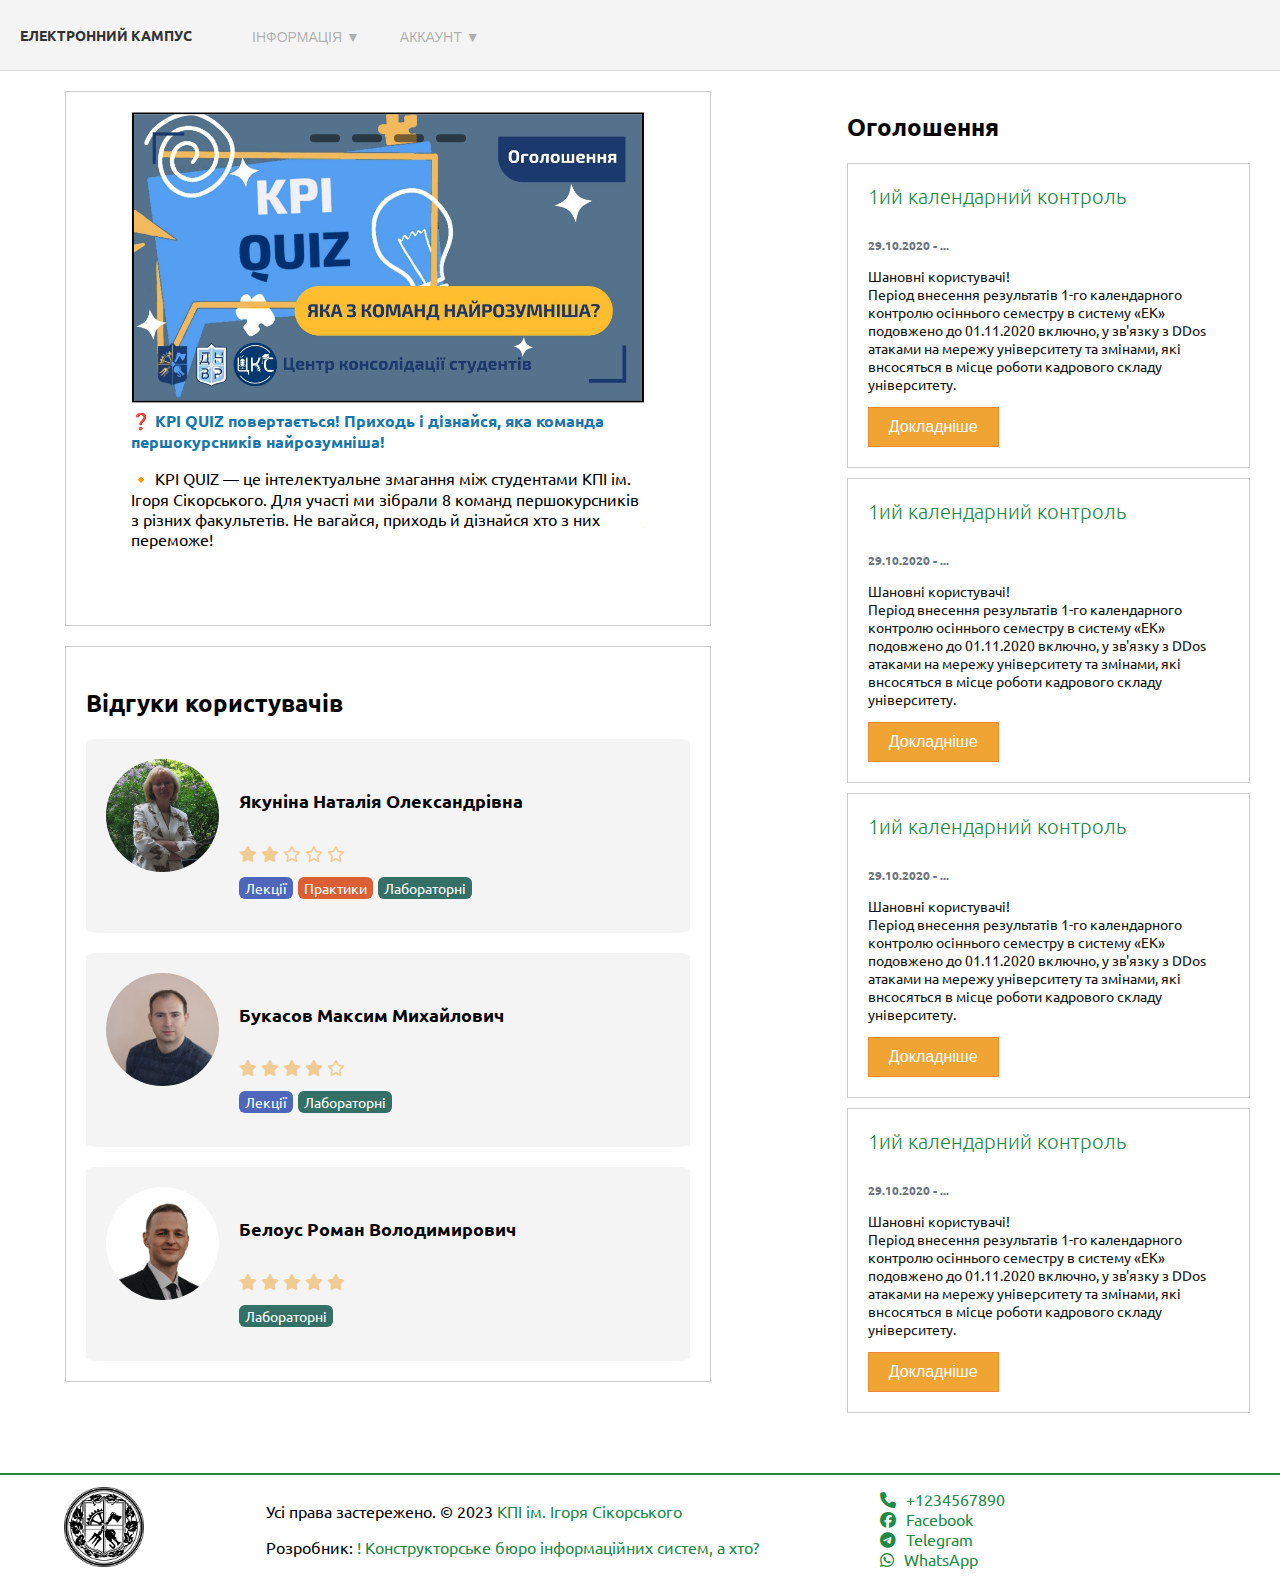
<file: index.html>
<!DOCTYPE html>
<html lang="en">
<head>
    <meta charset="UTF-8">
    <meta name="viewport" content="width=device-width, initial-scale=1.0">
    <title>Кампус 2.0</title>
    <link rel="stylesheet" href="styles/style.css">
    <link rel="stylesheet" href="https://cdnjs.cloudflare.com/ajax/libs/font-awesome/6.4.2/css/all.min.css">
    <link rel="icon" href="img/logo.png" type="image/x-icon">
</head>
<body>
<header class="header">
    <div class="header-container">
        <div class="header-content">
            <h1 class="header-title">Електронний кампус</h1>
            <div class="header-nav">
                <div class="dropdown">
                    <button class="dropbtn">Інформація ▼</button>
                    <div class="dropdown-content">
                        <a href="#">Розклад занять та сесії</a>
                        <a href="#">Дошка оголошень</a>
                        <div tabindex="-1" class="dropdown-divider"></div>
                        <a href="#">Інтсрукції користувача</a>
                        <a href="#">Поширені запитання</a>
                        <a href="#">Про систему</a>
                        <a href="#">Документи КПІ ім. Ігоря Сікорського</a>
                        <a href="#">Контактні дані</a>
                        <div tabindex="-1" class="dropdown-divider"></div>
                        <a href="#">Правила використання поточної версії сайту</a>
                    </div>
                </div>
                <div class="dropdown">
                    <button class="dropbtn">Аккаунт ▼</button>
                    <div class="dropdown-content">
                        <a href="#">Налаштування</a>
                        <div tabindex="-1" class="dropdown-divider"></div>
                        <a href="#">Вихід з системи</a>
                    </div>
                </div>
            </div>
        </div>
    </div>
</header>
<main class="grid-container">
    <div class="content-block right-block news-block">
        <h2>Оголошення</h2>
        <div class="news-card">
            <h5 class="card-title">1ий календарний контроль</h5>
            <h6 class="card-subtitle ">29.10.2020 - ...</h6>
            <p class="card-text">Шановні користувачі!<br>
                Період внесення результатів 1-го календарного контролю осіннього семестру в систему «ЕК» подовжено
                до 01.11.2020 включно, у зв'язку з DDos атаками на мережу університету та змінами, які внсосяться в
                місце роботи кадрового складу університету.<br>
            </p>
            <button href="#" class="btn-card ">Докладніше</button>
        </div>
        <div class="news-card">
            <h5 class="card-title">1ий календарний контроль</h5>
            <h6 class="card-subtitle ">29.10.2020 - ...</h6>
            <p class="card-text">Шановні користувачі!<br>
                Період внесення результатів 1-го календарного контролю осіннього семестру в систему «ЕК» подовжено
                до 01.11.2020 включно, у зв'язку з DDos атаками на мережу університету та змінами, які внсосяться в
                місце роботи кадрового складу університету.<br>
            </p>
            <button href="#" class="btn-card ">Докладніше</button>
        </div>

        <div class="news-card">
            <h5 class="card-title">1ий календарний контроль</h5>
            <h6 class="card-subtitle ">29.10.2020 - ...</h6>
            <p class="card-text">Шановні користувачі!<br>
                Період внесення результатів 1-го календарного контролю осіннього семестру в систему «ЕК» подовжено
                до 01.11.2020 включно, у зв'язку з DDos атаками на мережу університету та змінами, які внсосяться в
                місце роботи кадрового складу університету.<br>
            </p>
            <button href="#" class="btn-card ">Докладніше</button>
        </div>
        <div class="news-card">
            <h5 class="card-title">1ий календарний контроль</h5>
            <h6 class="card-subtitle ">29.10.2020 - ...</h6>
            <p class="card-text">Шановні користувачі!<br>
                Період внесення результатів 1-го календарного контролю осіннього семестру в систему «ЕК» подовжено
                до 01.11.2020 включно, у зв'язку з DDos атаками на мережу університету та змінами, які внсосяться в
                місце роботи кадрового складу університету.<br>
            </p>
            <button href="#" class="btn-card ">Докладніше</button>
        </div>

    </div>
    <div class="content-block left-block no-border">
        <div class="slider middle">
            <div class="slides">
                <input type="radio" name="r" id="r1" checked>
                <input type="radio" name="r" id="r2">
                <input type="radio" name="r" id="r3">
                <input type="radio" name="r" id="r4">

                <div class="slide s1">
                    <div class="img-container">
                        <img src="img/img2.jpg" alt="img" class="img">
                        <p class="slide-text blue">❓ KPI QUIZ повертається! Приходь і дізнайся, яка команда першокурсників найрозумніша!</p>
                        <p class="slide-text">🔸 KPI QUIZ — це інтелектуальне змагання між студентами КПІ ім. Ігоря Сікорського. Для участі ми зібрали 8 команд першокурсників з різних факультетів. Не вагайся, приходь й дізнайся хто з них переможе!</p>
                    </div>
                </div>
                <div class="slide">
                    <div class="img-container">
                        <img src="img/img1.jpg" alt="img" class="img">
                        <p class="slide-text blue">📯 Практикум з мінної небезпеки "Дивись під ноги"</p>
                        <p class="slide-text">🔸 За сприяння Департаменту молоді та спорту м. Києва, Київський молодіжний центр спільно з Асоціацією саперів України та управлінням патрульної поліції міста Києва, запрошують прийняти участь у безкоштовному практикумі з мінної небезпеки під назвою "Дивись під ноги".</p>
                    </div>
                </div>
                <div class="slide">
                    <div class="img-container">
                        <img src="img/img3.jpg" alt="img" class="img">
                        <p class="slide-text blue">📯 Клуб дайвінгу "Атлантида" оголошує набір студентів КПІ 2023!</p>
                        <p class="slide-text">🔸 Добре плаваєш і є мотивація навчатись новому? Клуб дайвінгу "Атлантида" оголошує про відновлення своєї роботи та запрошує студентів КПІ приєднатися до команди на 2023 рік. Досвідченні інструктори готові допомогти тобі освоїти основи пірнання, ознайомити з теоретичними і практичними аспектами підводного плавання та набути майстерності справжнього дайвінгіста. </p>
                    </div>
                </div>
                <div class="slide">
                    <div class="img-container">
                        <img src="img/img4.jpg" alt="img" class="img">
                        <p class="slide-text blue">📯 Всеукраїнський конкурс студентських наукових робіт зі штучного інтелекту 2023</p>
                        <p class="slide-text">🔸 КПІ ім. Ігоря Сікорського запрошує взяти участь в Всеукраїнському конкурсі студентських наукових робіт зі штучного інтелекту. (http://aic.kpi.ua/) Конкурс пройде у 2 тури: І тур – вересень-жовтень 2023 року, у закладах вищої освіти та ІІ тур – листопад 2023 року, КПІ ім. Ігоря Сікорського.</p>
                    </div>
                </div>
            </div>
            <div class="navigation">
                <label for="r1" class="bar"></label>
                <label for="r2" class="bar"></label>
                <label for="r3" class="bar"></label>
                <label for="r4" class="bar"></label>
            </div>
        </div>
    </div>
    <div class="content-block left-block ">
        <h2>Відгуки користувачів</h2>
       <div class="user-block">
           <img src="img/user1.png" alt="user1" class="user-img">
           <div class="user-details">
               <h5 class="user-name">Якуніна Наталія Олександрівна</h5>
               <div class="user-response">
                   <i class="fa-solid fa-star"></i>
                   <i class="fa-solid fa-star"></i>
                   <i class="fa-regular fa-star"></i>
                   <i class="fa-regular fa-star"></i>
                   <i class="fa-regular fa-star"></i>
               </div>
               <div class="user-work">
                   <p class="lecture">Лекції</p>
                   <p class="practitioner">Практики</p>
                   <p class="laboratory">Лабораторні</p>
               </div>
           </div>
       </div>
        <div class="user-block">
            <img src="img/user2.png" alt="user2" class="user-img">
            <div class="user-details">
                <h5 class="user-name">
                    Букасов Максим Михайлович</h5>
                <div class="user-response">
                    <i class="fa-solid fa-star"></i>
                    <i class="fa-solid fa-star"></i>
                    <i class="fa-solid fa-star"></i>
                    <i class="fa-solid fa-star"></i>
                    <i class="fa-regular fa-star"></i>
                </div>
                <div class="user-work">
                    <p class="lecture">Лекції</p>
                    <p class="laboratory">Лабораторні</p>
                </div>
            </div>
        </div>
        <div class="user-block">
            <img src="img/user3.png" alt="user3" class="user-img">
            <div class="user-details">
                <h5 class="user-name">
                    Белоус Роман Володимирович</h5>
                <div class="user-response">
                    <i class="fa-solid fa-star"></i>
                    <i class="fa-solid fa-star"></i>
                    <i class="fa-solid fa-star"></i>
                    <i class="fa-solid fa-star"></i>
                    <i class="fa-solid fa-star"></i>
                </div>
                <div class="user-work">
                    <p class="laboratory">Лабораторні</p>
                </div>
            </div>
        </div>
    </div>
</main>


<footer>
    <div class="footer_content">
        <div class="footer_logo">
            <img src="img/kpi-big-logo.png" alt="Логотип">
        </div>
        <div class="footer-info">
            <p>Усі права застережено. © 2023 <a href="https://kpi.ua/" target="_blank">КПІ ім. Ігоря Сікорського</a></p>
            <p>Розробник: <a href="https://www.youtube.com/watch?v=xvFZjo5PgG0&ab_channel=Duran" target="_blank">!
                Конструкторське бюро інформаційних систем, а хто?</a></p>
        </div>
        <div class="footer-social">
            <a href="tel:+1234567890"><i class="fa-solid fa-phone"></i>+1234567890</a>
            <a href="#"><i class="fa-brands fa-facebook"></i>Facebook</a>
            <a href="#"><i class="fa-brands fa-telegram"></i>Telegram</a>
            <a href="#"><i class="fa-brands fa-whatsapp"></i>WhatsApp</a>
        </div>
    </div>
</footer>
</body>
</html>
</file>
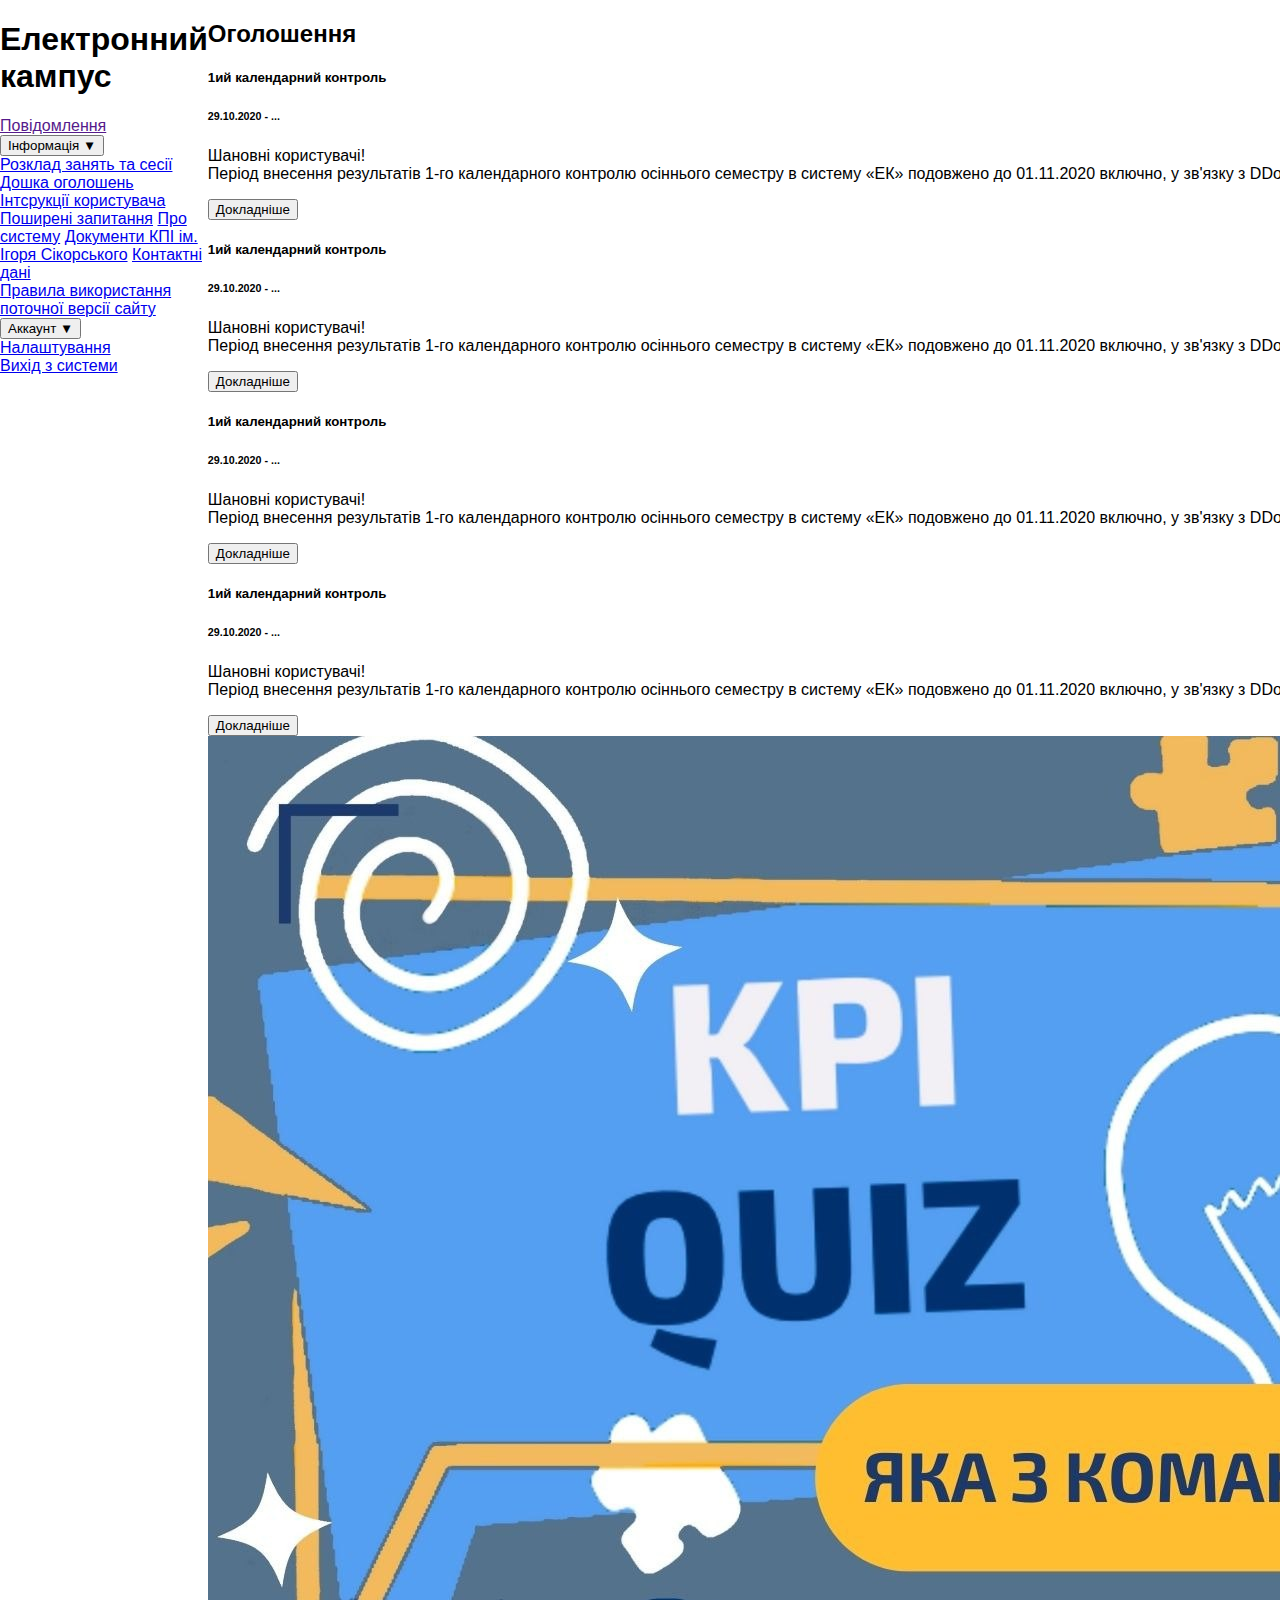
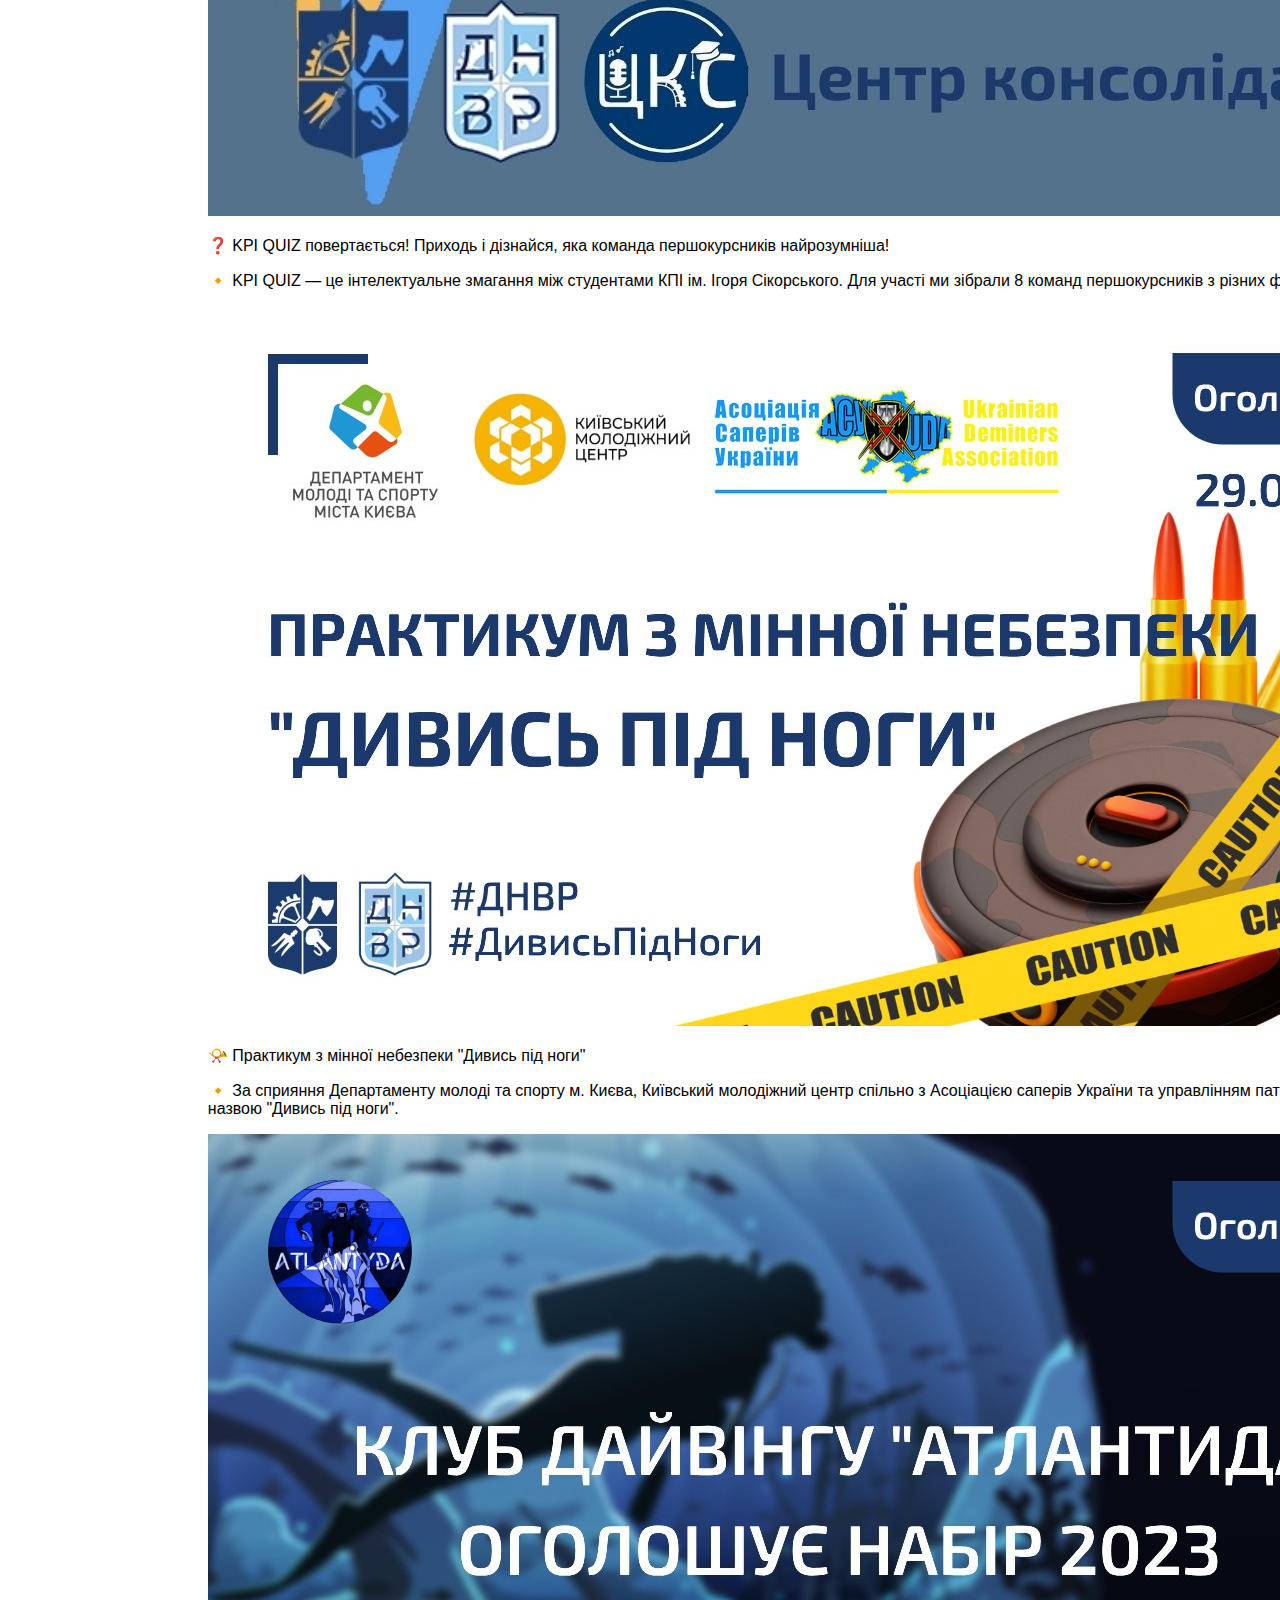
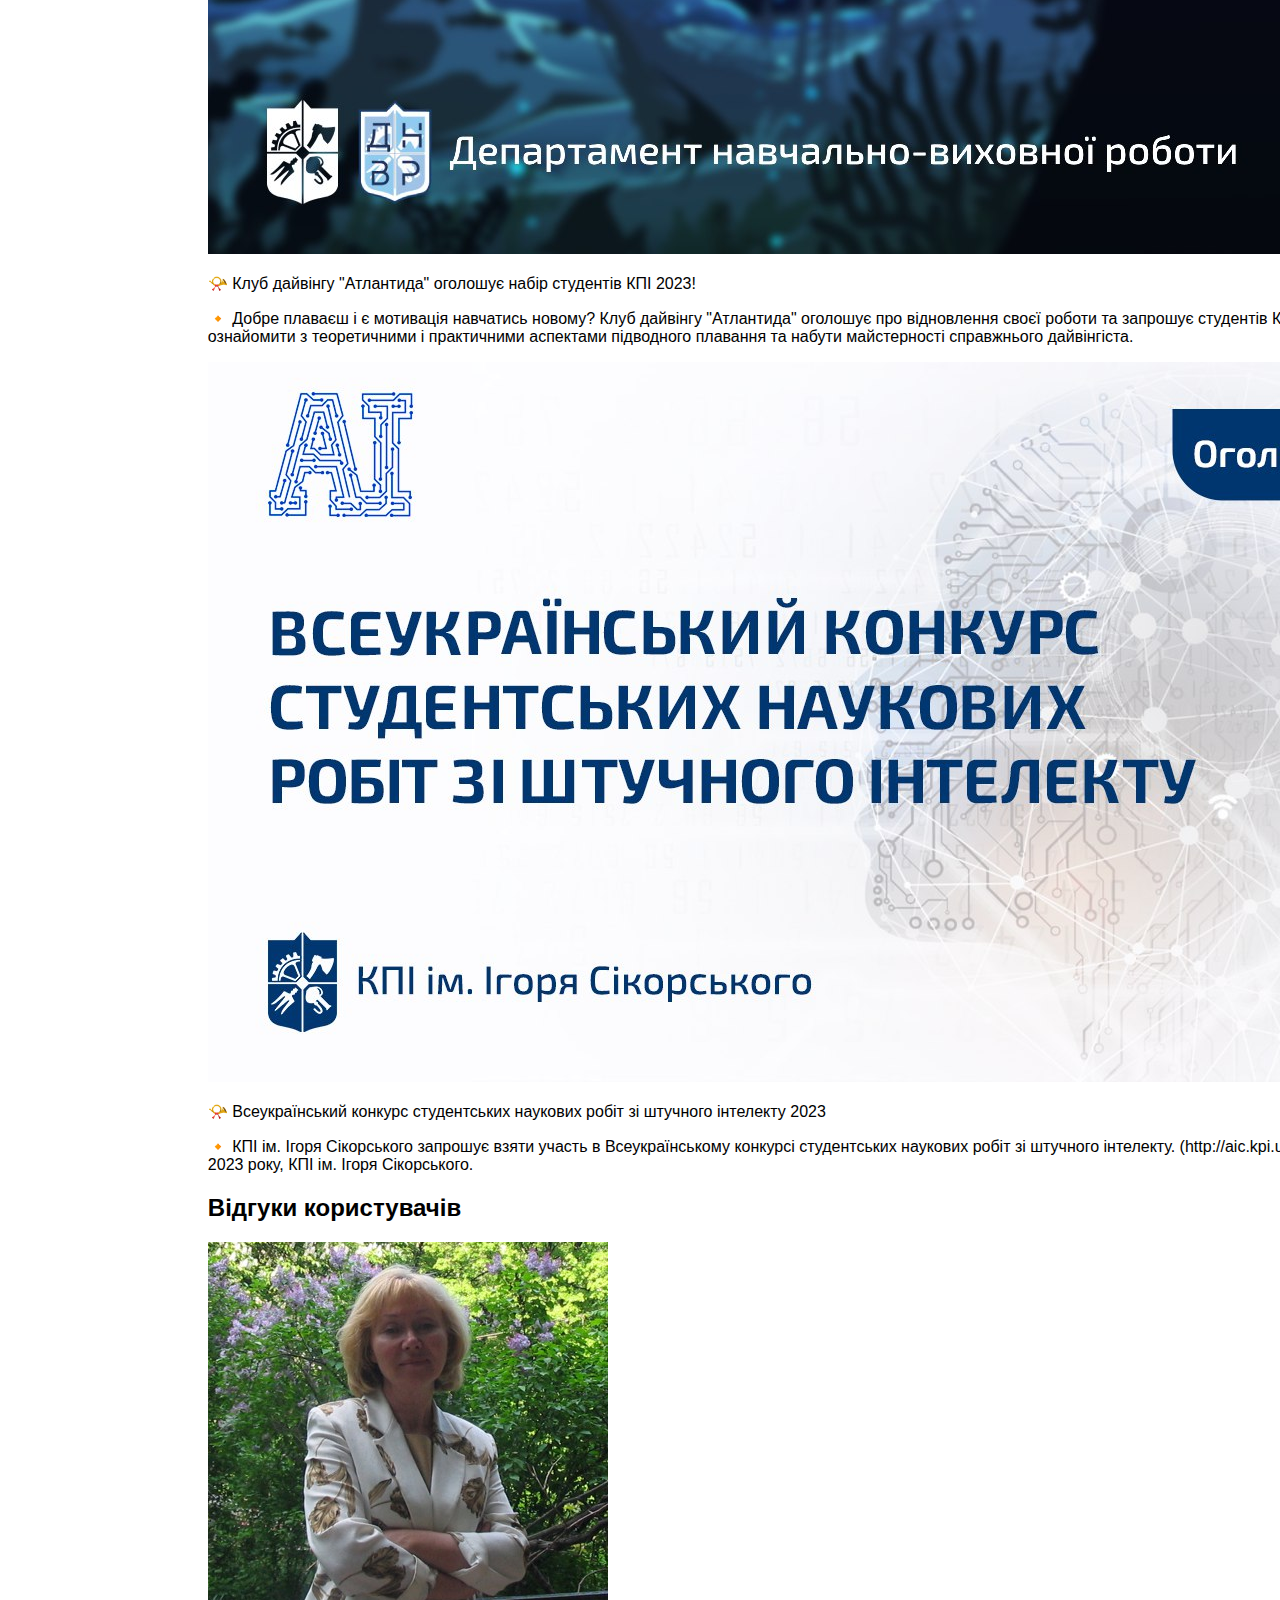
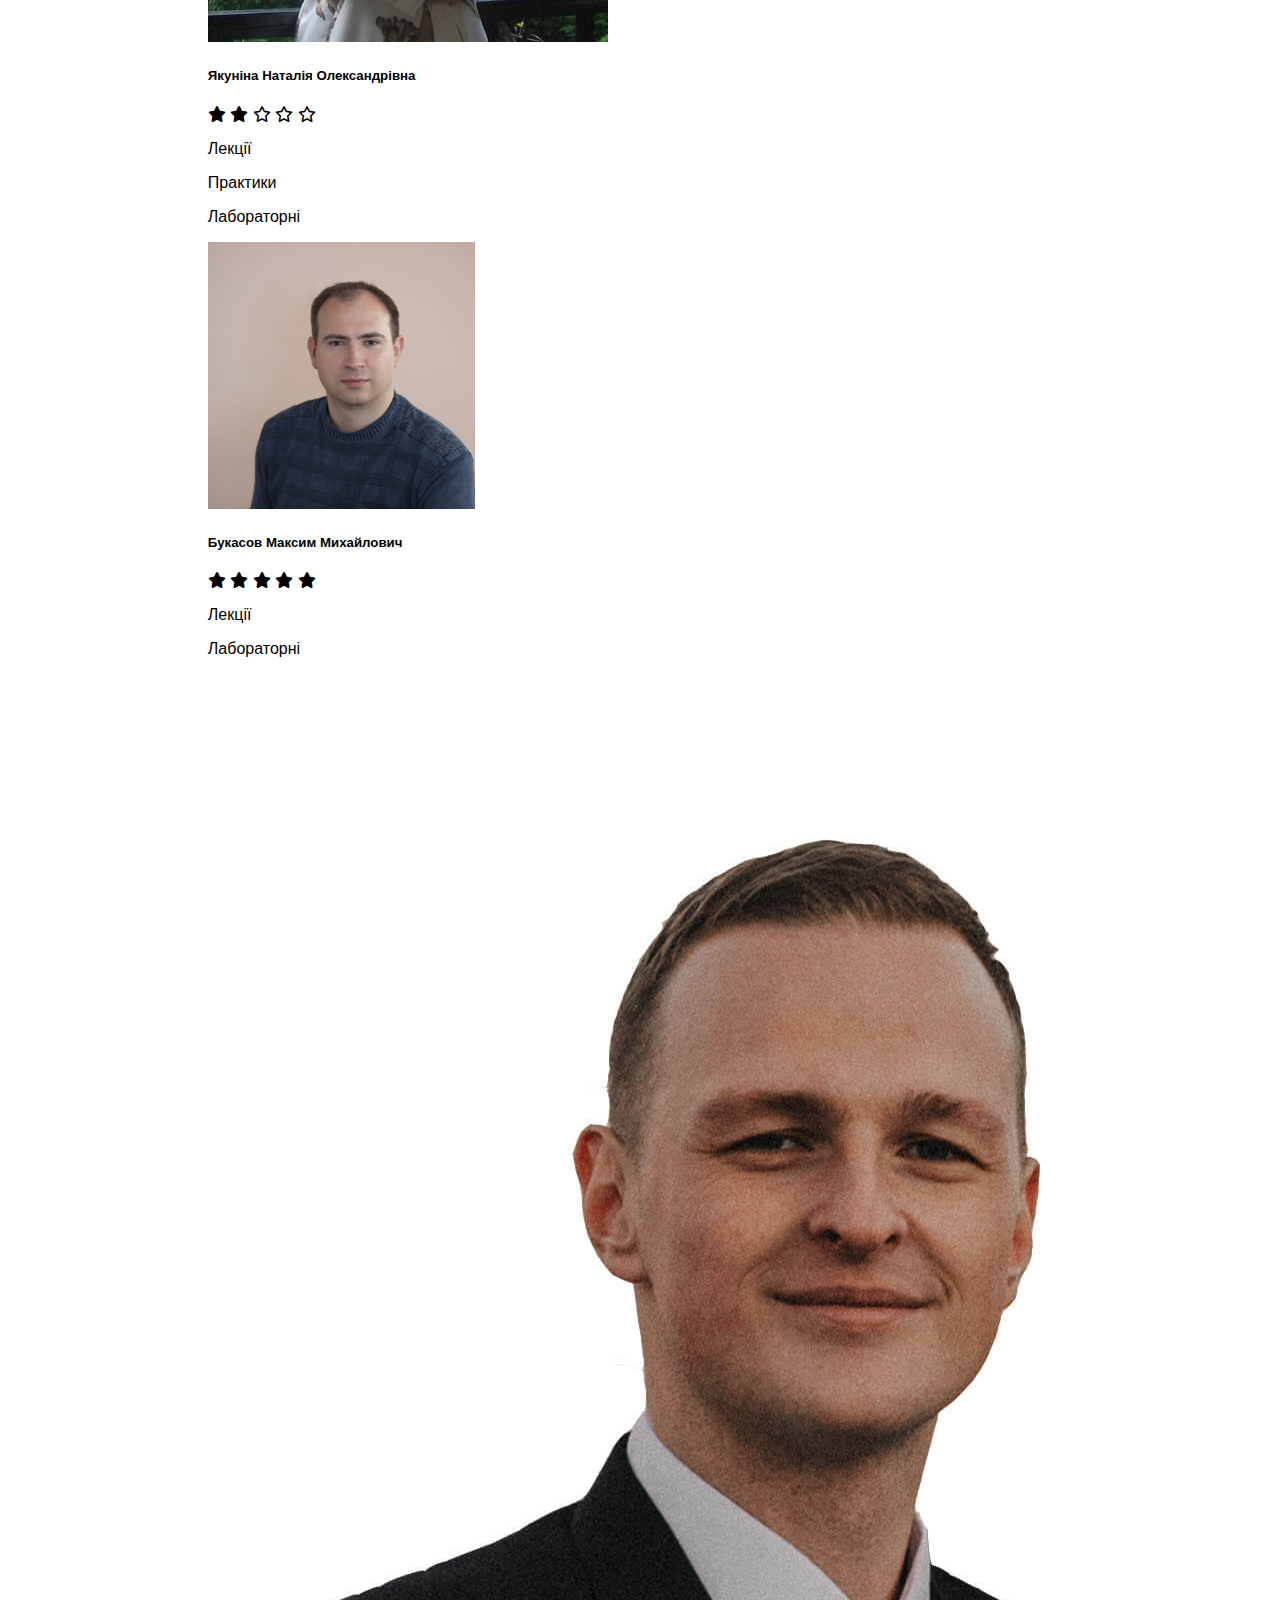
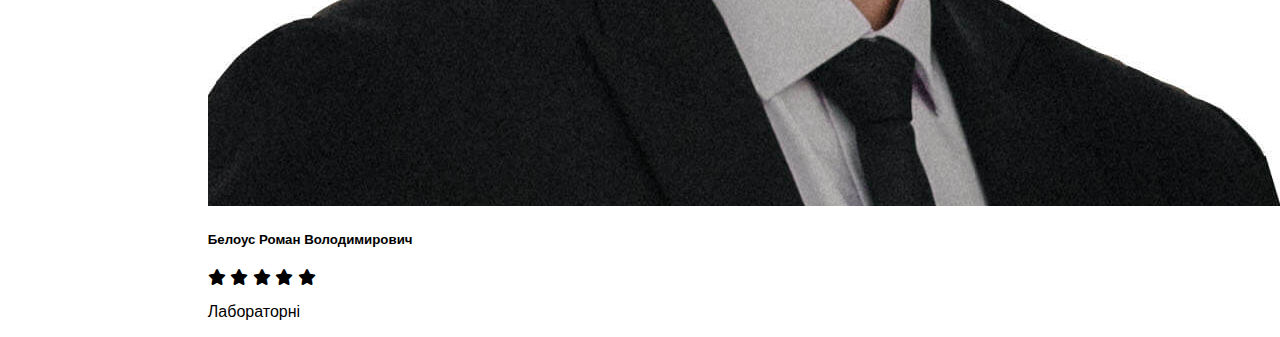
<file: html/index.html>
<!DOCTYPE html>
<html lang="en">
<head>
    <meta charset="UTF-8">
    <meta name="viewport" content="width=device-width, initial-scale=1.0">
    <title>Кампус 2.0</title>
    <link rel="stylesheet" href="../styles/main.css">
    <link rel="stylesheet" href="https://cdnjs.cloudflare.com/ajax/libs/font-awesome/6.4.2/css/all.min.css">
    <link rel="icon" href="../img/logo.png" type="image/x-icon">
</head>
<body>
<header class="header">
    <div class="header-container">
        <div class="header-content">
            <h1 class="header-title">Електронний кампус</h1>
            <div class="header-nav">
                <div class="dropdown">
                    <a href="">Повідомлення</a>
                </div>
                <div class="dropdown">
                    <button class="dropbtn">Інформація ▼</button>
                    <div class="dropdown-content">
                        <a href="#">Розклад занять та сесії</a>
                        <a href="#">Дошка оголошень</a>
                        <div tabindex="-1" class="dropdown-divider"></div>
                        <a href="#">Інтсрукції користувача</a>
                        <a href="#">Поширені запитання</a>
                        <a href="#">Про систему</a>
                        <a href="#">Документи КПІ ім. Ігоря Сікорського</a>
                        <a href="#">Контактні дані</a>
                        <div tabindex="-1" class="dropdown-divider"></div>
                        <a href="#">Правила використання поточної версії сайту</a>
                    </div>
                </div>
                <div class="dropdown">
                    <button class="dropbtn">Аккаунт ▼</button>
                    <div class="dropdown-content">
                        <a href="#">Налаштування</a>
                        <div tabindex="-1" class="dropdown-divider"></div>
                        <a href="#">Вихід з системи</a>
                    </div>
                </div>
            </div>
        </div>
    </div>
</header>
<main>
    <div class="content-block right-block news-block">
        <h2>Оголошення</h2>
        <div class="news-card">
            <h5 class="card-title">1ий календарний контроль</h5>
            <h6 class="card-subtitle ">29.10.2020 - ...</h6>
            <p class="card-text">Шановні користувачі!<br>
                Період внесення результатів 1-го календарного контролю осіннього семестру в систему «ЕК» подовжено
                до 01.11.2020 включно, у зв'язку з DDos атаками на мережу університету та змінами, які внсосяться в
                місце роботи кадрового складу університету.<br>
            </p>
            <button href="#" class="btn-card ">Докладніше</button>
        </div>
        <div class="news-card">
            <h5 class="card-title">1ий календарний контроль</h5>
            <h6 class="card-subtitle ">29.10.2020 - ...</h6>
            <p class="card-text">Шановні користувачі!<br>
                Період внесення результатів 1-го календарного контролю осіннього семестру в систему «ЕК» подовжено
                до 01.11.2020 включно, у зв'язку з DDos атаками на мережу університету та змінами, які внсосяться в
                місце роботи кадрового складу університету.<br>
            </p>
            <button href="#" class="btn-card ">Докладніше</button>
        </div>

        <div class="news-card">
            <h5 class="card-title">1ий календарний контроль</h5>
            <h6 class="card-subtitle ">29.10.2020 - ...</h6>
            <p class="card-text">Шановні користувачі!<br>
                Період внесення результатів 1-го календарного контролю осіннього семестру в систему «ЕК» подовжено
                до 01.11.2020 включно, у зв'язку з DDos атаками на мережу університету та змінами, які внсосяться в
                місце роботи кадрового складу університету.<br>
            </p>
            <button href="#" class="btn-card ">Докладніше</button>
        </div>
        <div class="news-card">
            <h5 class="card-title">1ий календарний контроль</h5>
            <h6 class="card-subtitle ">29.10.2020 - ...</h6>
            <p class="card-text">Шановні користувачі!<br>
                Період внесення результатів 1-го календарного контролю осіннього семестру в систему «ЕК» подовжено
                до 01.11.2020 включно, у зв'язку з DDos атаками на мережу університету та змінами, які внсосяться в
                місце роботи кадрового складу університету.<br>
            </p>
            <button href="#" class="btn-card ">Докладніше</button>
        </div>

    </div>
    <div class="content-block left-block no-border">
        <div class="slider middle">
            <div class="slides">
                <input type="radio" name="r" id="r1" checked>
                <input type="radio" name="r" id="r2">
                <input type="radio" name="r" id="r3">
                <input type="radio" name="r" id="r4">

                <div class="slide s1">
                    <div class="img-container">
                        <img src="../img/img2.jpg" alt="img" class="img">
                        <p class="slide-text blue">❓ KPI QUIZ повертається! Приходь і дізнайся, яка команда
                            першокурсників найрозумніша!</p>
                        <p class="slide-text">🔸 KPI QUIZ — це інтелектуальне змагання між студентами КПІ ім. Ігоря
                            Сікорського. Для участі ми зібрали 8 команд першокурсників з різних факультетів. Не вагайся,
                            приходь й дізнайся хто з них переможе!</p>
                    </div>
                </div>
                <div class="slide">
                    <div class="img-container">
                        <img src="../img/img1.jpg" alt="img" class="img">
                        <p class="slide-text blue">📯 Практикум з мінної небезпеки "Дивись під ноги"</p>
                        <p class="slide-text">🔸 За сприяння Департаменту молоді та спорту м. Києва, Київський молодіжний
                            центр спільно з Асоціацією саперів України та управлінням патрульної поліції міста Києва,
                            запрошують прийняти участь у безкоштовному практикумі з мінної небезпеки під назвою "Дивись
                            під ноги".</p>
                    </div>
                </div>
                <div class="slide">
                    <div class="img-container">
                        <img src="../img/img3.jpg" alt="img" class="img">
                        <p class="slide-text blue">📯 Клуб дайвінгу "Атлантида" оголошує набір студентів КПІ 2023!</p>
                        <p class="slide-text">🔸 Добре плаваєш і є мотивація навчатись новому? Клуб дайвінгу "Атлантида"
                            оголошує про відновлення своєї роботи та запрошує студентів КПІ приєднатися до команди на
                            2023 рік. Досвідченні інструктори готові допомогти тобі освоїти основи пірнання, ознайомити
                            з теоретичними і практичними аспектами підводного плавання та набути майстерності
                            справжнього дайвінгіста. </p>
                    </div>
                </div>
                <div class="slide">
                    <div class="img-container">
                        <img src="../img/img4.jpg" alt="img" class="img">
                        <p class="slide-text blue">📯 Всеукраїнський конкурс студентських наукових робіт зі штучного
                            інтелекту 2023</p>
                        <p class="slide-text">🔸 КПІ ім. Ігоря Сікорського запрошує взяти участь в Всеукраїнському
                            конкурсі студентських наукових робіт зі штучного інтелекту. (http://aic.kpi.ua/) Конкурс
                            пройде у 2 тури: І тур – вересень-жовтень 2023 року, у закладах вищої освіти та ІІ тур –
                            листопад 2023 року, КПІ ім. Ігоря Сікорського.</p>
                    </div>
                </div>
            </div>
            <div class="navigation">
                <label for="r1" class="bar"></label>
                <label for="r2" class="bar"></label>
                <label for="r3" class="bar"></label>
                <label for="r4" class="bar"></label>
            </div>
        </div>
    </div>
    <div class="content-block left-block ">
        <h2>Відгуки користувачів</h2>
        <div class="user-block">
            <img src="../img/user1.png" alt="user1" class="user-img">
            <div class="user-details">
                <h5 class="user-name">Якуніна Наталія Олександрівна</h5>
                <div class="user-response">
                    <i class="fa-solid fa-star"></i>
                    <i class="fa-solid fa-star"></i>
                    <i class="fa-regular fa-star"></i>
                    <i class="fa-regular fa-star"></i>
                    <i class="fa-regular fa-star"></i>
                </div>
                <div class="user-work">
                    <p class="lecture">Лекції</p>
                    <p class="practitioner">Практики</p>
                    <p class="laboratory">Лабораторні</p>
                </div>
            </div>
        </div>
        <div class="user-block">
            <img src="../img/user2.png" alt="user2" class="user-img">
            <div class="user-details">
                <h5 class="user-name">
                    Букасов Максим Михайлович</h5>
                <div class="user-response">
                    <i class="fa-solid fa-star"></i>
                    <i class="fa-solid fa-star"></i>
                    <i class="fa-solid fa-star"></i>
                    <i class="fa-solid fa-star"></i>
                    <i class="fa-solid fa-star"></i>
                </div>
                <div class="user-work">
                    <p class="lecture">Лекції</p>
                    <p class="laboratory">Лабораторні</p>
                </div>
            </div>
        </div>
        <div class="user-block">
            <img src="../img/user3.png" alt="user3" class="user-img">
            <div class="user-details">
                <h5 class="user-name">
                    Белоус Роман Володимирович</h5>
                <div class="user-response">
                    <i class="fa-solid fa-star"></i>
                    <i class="fa-solid fa-star"></i>
                    <i class="fa-solid fa-star"></i>
                    <i class="fa-solid fa-star"></i>
                    <i class="fa-solid fa-star"></i>
                </div>
                <div class="user-work">
                    <p class="laboratory">Лабораторні</p>
                </div>
            </div>
        </div>
    </div>
</main>


<footer>
    <div class="footer_content">
        <div class="footer_logo">
            <img src="../img/kpi-big-logo.png" alt="Логотип">
        </div>
        <div class="footer-info">
            <p>Усі права застережено. © 2023 <a href="https://kpi.ua/" target="_blank">КПІ ім. Ігоря Сікорського</a></p>
            <p>Розробник: <a href="https://www.youtube.com/watch?v=xvFZjo5PgG0&ab_channel=Duran" target="_blank">!
                Конструкторське бюро інформаційних систем, а хто?</a></p>
        </div>
        <div class="footer-social">
            <a href="tel:+1234567890"><i class="fa-solid fa-phone"></i>+1234567890</a>
            <a href="#"><i class="fa-brands fa-facebook"></i>Facebook</a>
            <a href="https://t.me/BioNeYa"><i class="fa-brands fa-telegram"></i>Telegram</a>
            <a href="#"><i class="fa-brands fa-whatsapp"></i>WhatsApp</a>
        </div>
    </div>
</footer>
</body>
</html>
</file>
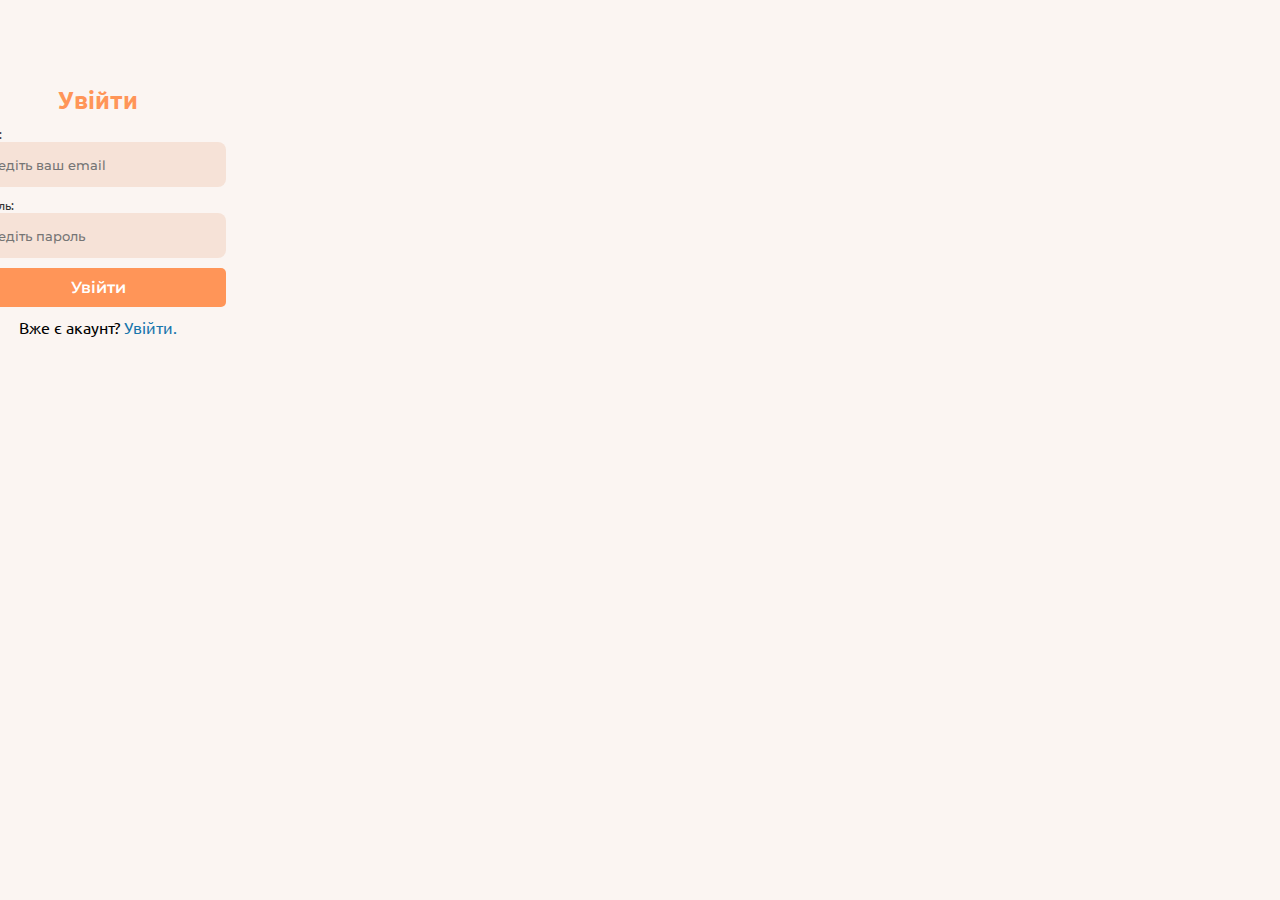
<file: html/authorization.html>
<!DOCTYPE html>
<html lang="en">
<head>
    <meta charset="UTF-8">
    <meta name="viewport" content="width=device-width, initial-scale=1.0">
    <title>Авторизація</title>
    <link rel="stylesheet" href="../styles/registration.css">
    <link rel="stylesheet" href="../styles/authorization.css">
    <link rel="icon" href="../img/logo.png" type="image/x-icon">
</head>
<body>
<div class="container">
    <form>
        <div class="authorization_box">
            <img src="/img/authorization_img.png" alt="мега гарна картинка">
            <p>Не маєш акаунт? <a href="/html/authorization.html">Зареєструватись.</a></p>
        </div>

        <div class="form_box">
            <h2 class="text-center">Увійти</h2>
            <div class="form-group">
                <label for="email">Email:</label>
                <input type="email" id="email" placeholder="Введіть ваш email" required>
            </div>
            <div class="form-group">
                <label for="password">Пароль:</label>
                <input type="password" id="password" placeholder="Введіть пароль" required>
            </div>

            <button type="submit">Увійти</button>
            <div class="authorization_box mobile">
                <img src="/img/registr-image.png" alt="">
                <p>Вже є акаунт? <a href="/html/authorization.html">Увійти.</a></p>
            </div>
        </div>


    </form>
</div>
</body>
</html>
</file>
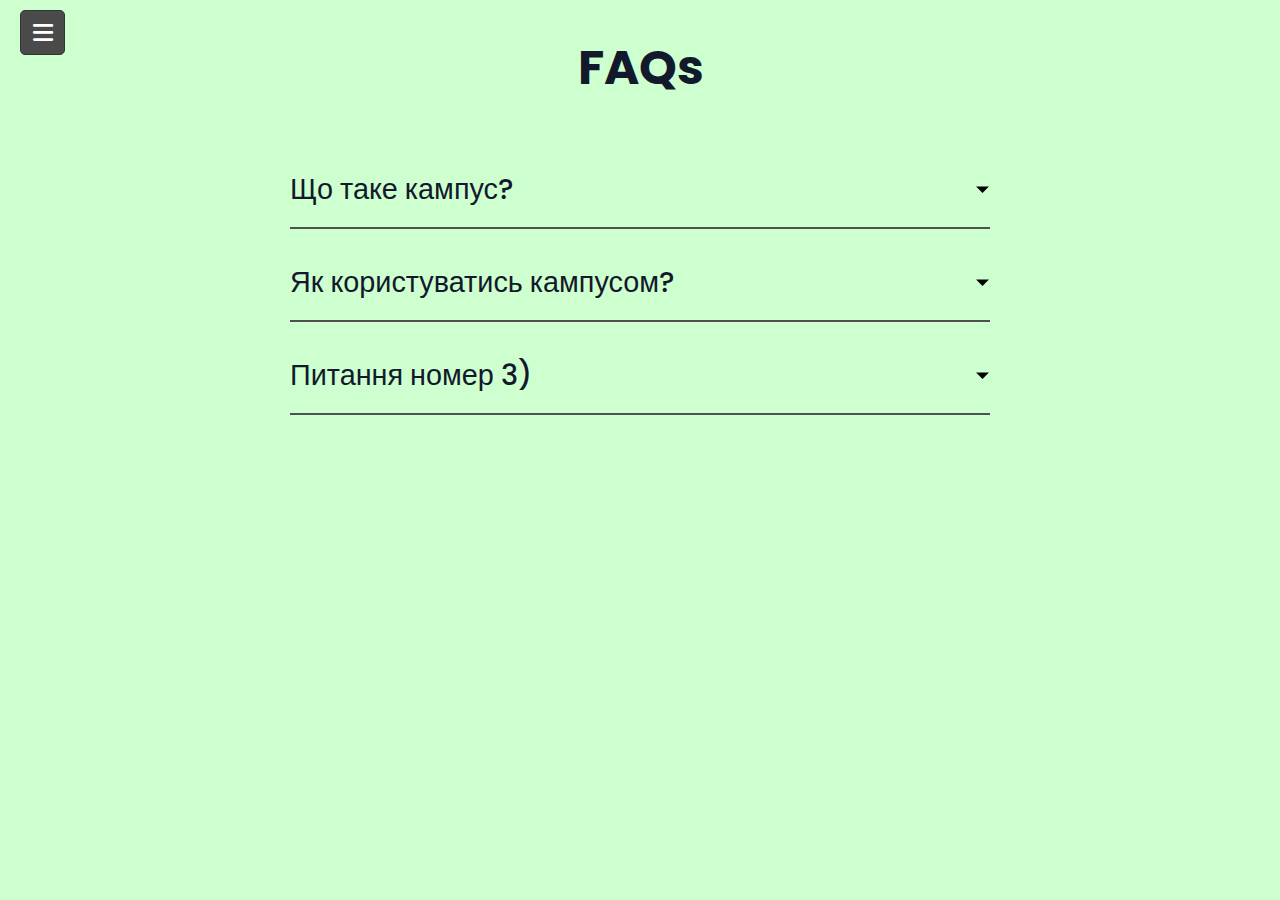
<file: html/frequently-asked.html>
<!DOCTYPE html>
<html lang="en">
<head>
    <meta charset="UTF-8">
    <meta name="viewport" content="width=device-width, initial-scale=1.0">
    <title>FAQ</title>
    <link rel="stylesheet" href="../styles/sidebar.css">
    <link rel="stylesheet" href="../styles/frequently-asked.css">
    <link rel="icon" href="../img/logo.png" type="image/x-icon">
    <link rel="stylesheet" href="https://cdnjs.cloudflare.com/ajax/libs/font-awesome/6.4.2/css/all.min.css">
</head>
<body>

<div class="wrapper">
    <input type="checkbox" id="btn" hidden>
    <label for="btn" class="menu-btn">
        <i class="fas fa-bars"></i>
        <i class="fas fa-times"></i>
    </label>
    <nav id="sidebar">
        <div class="title_sidebar">
            Меню
        </div>
        <ul class="list-items">
            <li><a href="#"><i class="fas fa-home"></i>На головну</a></li>
            <li><a href="#"><i class="fas fa-sliders-h"></i>Таблиця завдань</a></li>
            <li><a href="#"><i class="fas fa-cog"></i>Налаштування</a></li>

            <li><a href="#"><i class="fas fa-user"></i>Питання та відповіді</a></li>
            <li><a href="#"><i class="fas fa-envelope"></i>Напиши нам</a></li>
            <div class="icons">
                <a href="#"><i class="fa-solid fa-arrow-right-from-bracket"></i></a>
            </div>
        </ul>
    </nav>
</div>
<section>


    <h2 class="title">FAQs</h2>
    <div class="faq">
        <div class="question">
            <h3>Що таке кампус?</h3>
            <svg width="15" height="10" viewBox="0 0 42 25">
                <path d="M3 3L21 21L39 3"  stroke-width="7" stroke-linecap="round"/>
            </svg>
        </div>
        <div class="answer">
            <p>
                Lorem ipsum dolor sit amet,
                consectetur adipisicing elit. Aperiam commodi deserunt doloribus
                est illo nemo obcaecati pariatur porro sit ut. Ab minima possimus quisquam ratione recusandae sunt
                voluptates. Error, illum!
            </p>
        </div>
    </div>
    <div class="faq">
        <div class="question">
            <h3>Як користуватись кампусом?</h3>
            <svg width="15" height="10" viewBox="0 0 42 25">
                <path d="M3 3L21 21L39 3"  stroke-width="7" stroke-linecap="round"/>
            </svg>
        </div>
        <div class="answer">
            <p>
                Lorem ipsum dolor sit amet,
                consectetur adipisicing elit. Aperiam commodi deserunt doloribus
                est illo nemo obcaecati pariatur porro sit ut. Ab minima possimus quisquam ratione recusandae sunt
                voluptates. Error, illum!
            </p>
        </div>
    </div>
    <div class="faq">
        <div class="question">
            <h3>Питання номер 3)</h3>
            <svg width="15" height="10" viewBox="0 0 42 25">
                <path d="M3 3L21 21L39 3"  stroke-width="7" stroke-linecap="round"/>
            </svg>
        </div>
        <div class="answer">
            <p>
                Lorem ipsum dolor sit amet,
                consectetur adipisicing elit. Aperiam commodi deserunt doloribus
                est illo nemo obcaecati pariatur porro sit ut. Ab minima possimus quisquam ratione recusandae sunt
                voluptates. Error, illum!
            </p>
        </div>
    </div>


</section>
</body>
<script src="/app.js"></script>
</html>
</file>
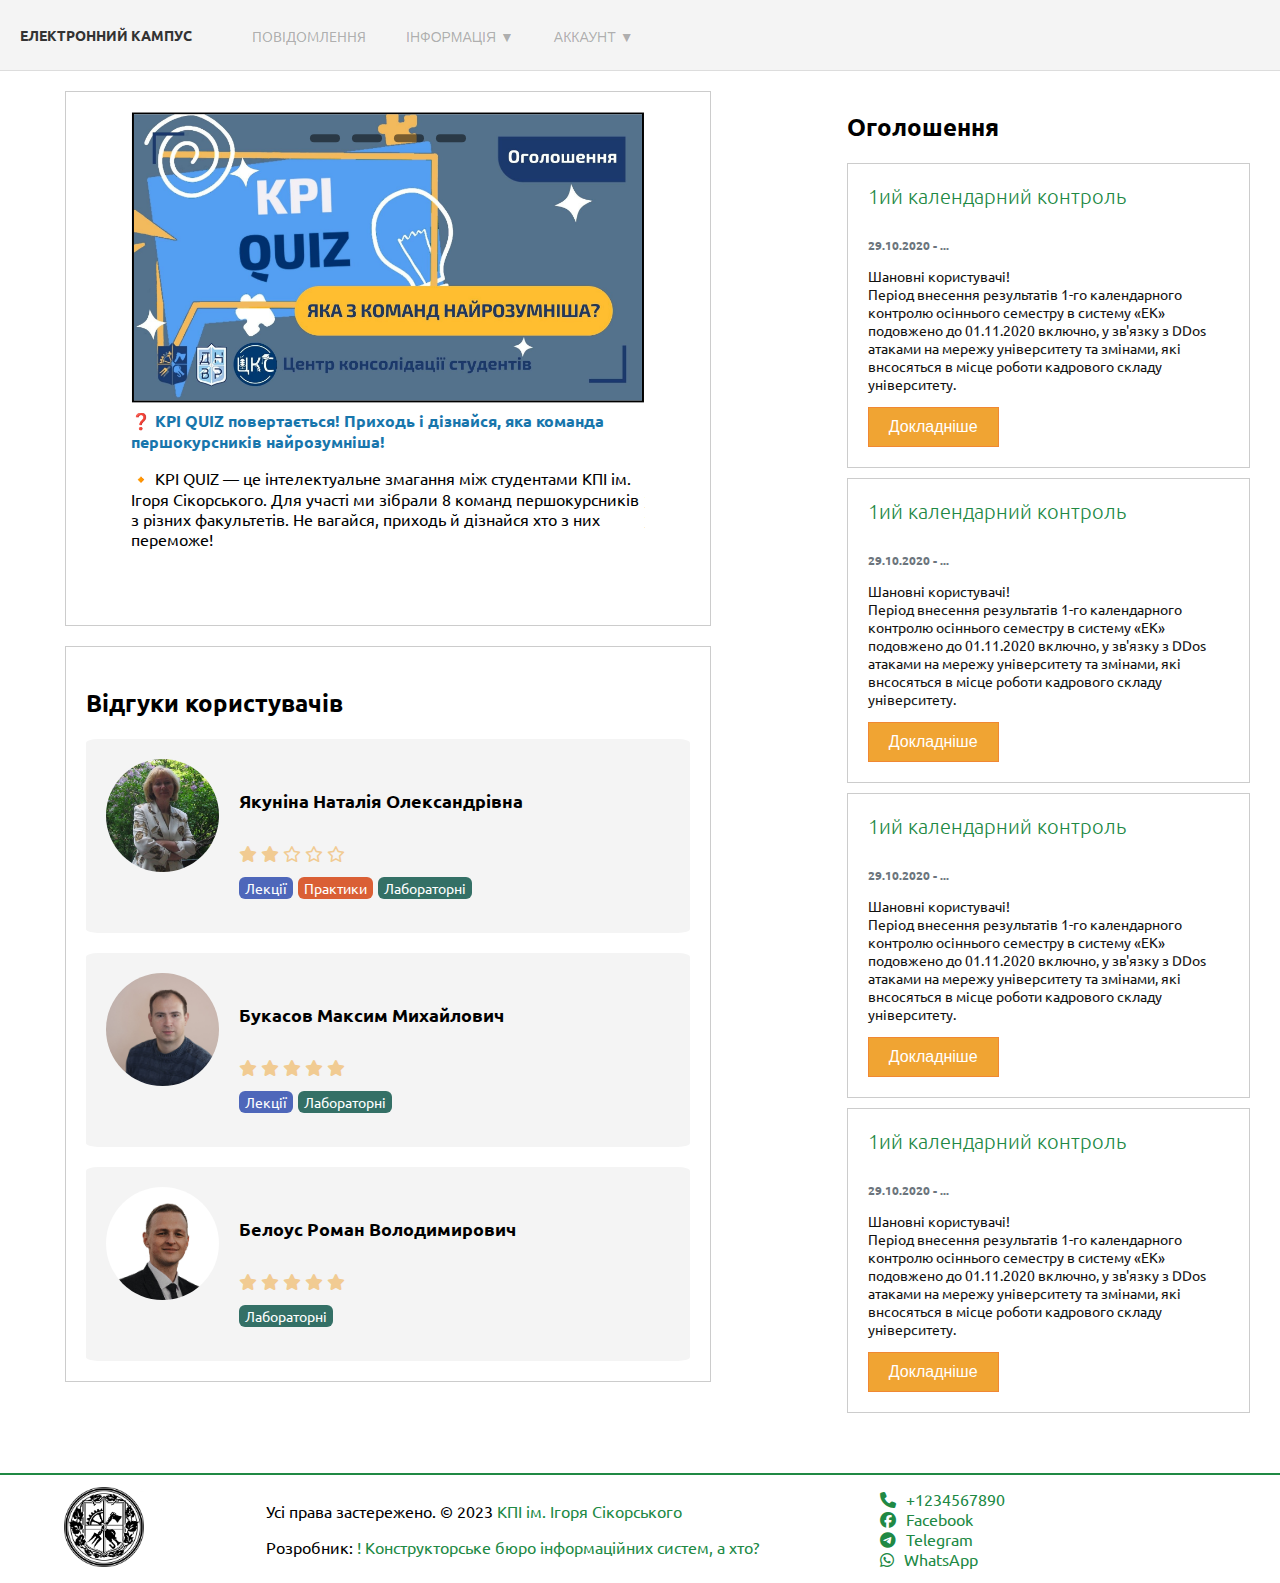
<file: html/home.html>
<!DOCTYPE html>
<html lang="en">
<head>
    <meta charset="UTF-8">
    <meta name="viewport" content="width=device-width, initial-scale=1.0">
    <title>Кампус 2.0</title>
    <link rel="stylesheet" href="../styles/home.css">
    <link rel="stylesheet" href="https://cdnjs.cloudflare.com/ajax/libs/font-awesome/6.4.2/css/all.min.css">
    <link rel="icon" href="../img/logo.png" type="image/x-icon">
</head>
<body>
<header class="header">
    <div class="header-container">
        <div class="header-content">
            <h1 class="header-title">Електронний кампус</h1>
            <div class="header-nav">
                <div class="dropdown">
                    <a href="">Повідомлення</a>
                </div>
                <div class="dropdown">
                    <button class="dropbtn">Інформація ▼</button>
                    <div class="dropdown-content">
                        <a href="#">Розклад занять та сесії</a>
                        <a href="#">Дошка оголошень</a>
                        <div tabindex="-1" class="dropdown-divider"></div>
                        <a href="#">Інтсрукції користувача</a>
                        <a href="#">Поширені запитання</a>
                        <a href="#">Про систему</a>
                        <a href="#">Документи КПІ ім. Ігоря Сікорського</a>
                        <a href="#">Контактні дані</a>
                        <div tabindex="-1" class="dropdown-divider"></div>
                        <a href="#">Правила використання поточної версії сайту</a>
                    </div>
                </div>
                <div class="dropdown">
                    <button class="dropbtn">Аккаунт ▼</button>
                    <div class="dropdown-content">
                        <a href="#">Налаштування</a>
                        <div tabindex="-1" class="dropdown-divider"></div>
                        <a href="#">Вихід з системи</a>
                    </div>
                </div>
            </div>
        </div>
    </div>
</header>
<main>
    <div class="content-block right-block news-block">
        <h2>Оголошення</h2>
        <div class="news-card">
            <h5 class="card-title">1ий календарний контроль</h5>
            <h6 class="card-subtitle ">29.10.2020 - ...</h6>
            <p class="card-text">Шановні користувачі!<br>
                Період внесення результатів 1-го календарного контролю осіннього семестру в систему «ЕК» подовжено
                до 01.11.2020 включно, у зв'язку з DDos атаками на мережу університету та змінами, які внсосяться в
                місце роботи кадрового складу університету.<br>
            </p>
            <button href="#" class="btn-card ">Докладніше</button>
        </div>
        <div class="news-card">
            <h5 class="card-title">1ий календарний контроль</h5>
            <h6 class="card-subtitle ">29.10.2020 - ...</h6>
            <p class="card-text">Шановні користувачі!<br>
                Період внесення результатів 1-го календарного контролю осіннього семестру в систему «ЕК» подовжено
                до 01.11.2020 включно, у зв'язку з DDos атаками на мережу університету та змінами, які внсосяться в
                місце роботи кадрового складу університету.<br>
            </p>
            <button href="#" class="btn-card ">Докладніше</button>
        </div>

        <div class="news-card">
            <h5 class="card-title">1ий календарний контроль</h5>
            <h6 class="card-subtitle ">29.10.2020 - ...</h6>
            <p class="card-text">Шановні користувачі!<br>
                Період внесення результатів 1-го календарного контролю осіннього семестру в систему «ЕК» подовжено
                до 01.11.2020 включно, у зв'язку з DDos атаками на мережу університету та змінами, які внсосяться в
                місце роботи кадрового складу університету.<br>
            </p>
            <button href="#" class="btn-card ">Докладніше</button>
        </div>
        <div class="news-card">
            <h5 class="card-title">1ий календарний контроль</h5>
            <h6 class="card-subtitle ">29.10.2020 - ...</h6>
            <p class="card-text">Шановні користувачі!<br>
                Період внесення результатів 1-го календарного контролю осіннього семестру в систему «ЕК» подовжено
                до 01.11.2020 включно, у зв'язку з DDos атаками на мережу університету та змінами, які внсосяться в
                місце роботи кадрового складу університету.<br>
            </p>
            <button href="#" class="btn-card ">Докладніше</button>
        </div>

    </div>
    <div class="content-block left-block no-border">
        <div class="slider middle">
            <div class="slides">
                <input type="radio" name="r" id="r1" checked>
                <input type="radio" name="r" id="r2">
                <input type="radio" name="r" id="r3">
                <input type="radio" name="r" id="r4">

                <div class="slide s1">
                    <div class="img-container">
                        <img src="../img/img2.jpg" alt="img" class="img">
                        <p class="slide-text blue">❓ KPI QUIZ повертається! Приходь і дізнайся, яка команда
                            першокурсників найрозумніша!</p>
                        <p class="slide-text">🔸 KPI QUIZ — це інтелектуальне змагання між студентами КПІ ім. Ігоря
                            Сікорського. Для участі ми зібрали 8 команд першокурсників з різних факультетів. Не вагайся,
                            приходь й дізнайся хто з них переможе!</p>
                    </div>
                </div>
                <div class="slide">
                    <div class="img-container">
                        <img src="../img/img1.jpg" alt="img" class="img">
                        <p class="slide-text blue">📯 Практикум з мінної небезпеки "Дивись під ноги"</p>
                        <p class="slide-text">🔸 За сприяння Департаменту молоді та спорту м. Києва, Київський молодіжний
                            центр спільно з Асоціацією саперів України та управлінням патрульної поліції міста Києва,
                            запрошують прийняти участь у безкоштовному практикумі з мінної небезпеки під назвою "Дивись
                            під ноги".</p>
                    </div>
                </div>
                <div class="slide">
                    <div class="img-container">
                        <img src="../img/img3.jpg" alt="img" class="img">
                        <p class="slide-text blue">📯 Клуб дайвінгу "Атлантида" оголошує набір студентів КПІ 2023!</p>
                        <p class="slide-text">🔸 Добре плаваєш і є мотивація навчатись новому? Клуб дайвінгу "Атлантида"
                            оголошує про відновлення своєї роботи та запрошує студентів КПІ приєднатися до команди на
                            2023 рік. Досвідченні інструктори готові допомогти тобі освоїти основи пірнання, ознайомити
                            з теоретичними і практичними аспектами підводного плавання та набути майстерності
                            справжнього дайвінгіста. </p>
                    </div>
                </div>
                <div class="slide">
                    <div class="img-container">
                        <img src="../img/img4.jpg" alt="img" class="img">
                        <p class="slide-text blue">📯 Всеукраїнський конкурс студентських наукових робіт зі штучного
                            інтелекту 2023</p>
                        <p class="slide-text">🔸 КПІ ім. Ігоря Сікорського запрошує взяти участь в Всеукраїнському
                            конкурсі студентських наукових робіт зі штучного інтелекту. (http://aic.kpi.ua/) Конкурс
                            пройде у 2 тури: І тур – вересень-жовтень 2023 року, у закладах вищої освіти та ІІ тур –
                            листопад 2023 року, КПІ ім. Ігоря Сікорського.</p>
                    </div>
                </div>
            </div>
            <div class="navigation">
                <label for="r1" class="bar"></label>
                <label for="r2" class="bar"></label>
                <label for="r3" class="bar"></label>
                <label for="r4" class="bar"></label>
            </div>
        </div>
    </div>
    <div class="content-block left-block ">
        <h2>Відгуки користувачів</h2>
        <div class="user-block">
            <img src="../img/user1.png" alt="user1" class="user-img">
            <div class="user-details">
                <h5 class="user-name">Якуніна Наталія Олександрівна</h5>
                <div class="user-response">
                    <i class="fa-solid fa-star"></i>
                    <i class="fa-solid fa-star"></i>
                    <i class="fa-regular fa-star"></i>
                    <i class="fa-regular fa-star"></i>
                    <i class="fa-regular fa-star"></i>
                </div>
                <div class="user-work">
                    <p class="lecture">Лекції</p>
                    <p class="practitioner">Практики</p>
                    <p class="laboratory">Лабораторні</p>
                </div>
            </div>
        </div>
        <div class="user-block">
            <img src="../img/user2.png" alt="user2" class="user-img">
            <div class="user-details">
                <h5 class="user-name">
                    Букасов Максим Михайлович</h5>
                <div class="user-response">
                    <i class="fa-solid fa-star"></i>
                    <i class="fa-solid fa-star"></i>
                    <i class="fa-solid fa-star"></i>
                    <i class="fa-solid fa-star"></i>
                    <i class="fa-solid fa-star"></i>
                </div>
                <div class="user-work">
                    <p class="lecture">Лекції</p>
                    <p class="laboratory">Лабораторні</p>
                </div>
            </div>
        </div>
        <div class="user-block">
            <img src="../img/user3.png" alt="user3" class="user-img">
            <div class="user-details">
                <h5 class="user-name">
                    Белоус Роман Володимирович</h5>
                <div class="user-response">
                    <i class="fa-solid fa-star"></i>
                    <i class="fa-solid fa-star"></i>
                    <i class="fa-solid fa-star"></i>
                    <i class="fa-solid fa-star"></i>
                    <i class="fa-solid fa-star"></i>
                </div>
                <div class="user-work">
                    <p class="laboratory">Лабораторні</p>
                </div>
            </div>
        </div>
    </div>
</main>


<footer>
    <div class="footer_content">
        <div class="footer_logo">
            <img src="../img/kpi-big-logo.png" alt="Логотип">
        </div>
        <div class="footer-info">
            <p>Усі права застережено. © 2023 <a href="https://kpi.ua/" target="_blank">КПІ ім. Ігоря Сікорського</a></p>
            <p>Розробник: <a href="https://www.youtube.com/watch?v=xvFZjo5PgG0&ab_channel=Duran" target="_blank">!
                Конструкторське бюро інформаційних систем, а хто?</a></p>
        </div>
        <div class="footer-social">
            <a href="tel:+1234567890"><i class="fa-solid fa-phone"></i>+1234567890</a>
            <a href="#"><i class="fa-brands fa-facebook"></i>Facebook</a>
            <a href="https://t.me/BioNeYa"><i class="fa-brands fa-telegram"></i>Telegram</a>
            <a href="#"><i class="fa-brands fa-whatsapp"></i>WhatsApp</a>
        </div>
    </div>
</footer>
</body>
</html>
</file>
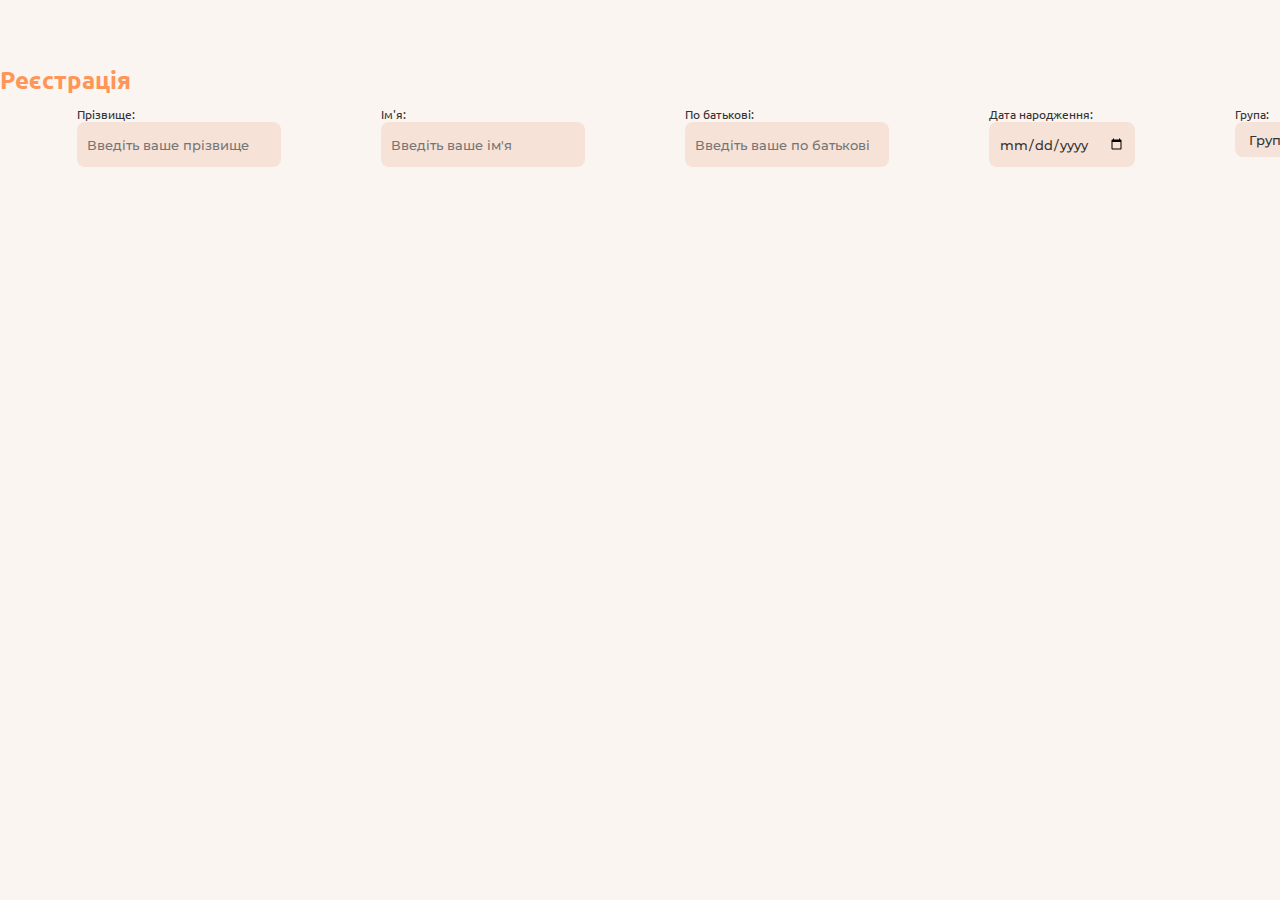
<file: html/registration.html>
<!DOCTYPE html>
<html lang="en">
<head>
    <meta charset="UTF-8">
    <title>Registration</title>
    <link rel="stylesheet" href="../styles/registration.css">
  </head>
<body>
<div class="background-container">
    <img src="/img/kpi_bg.jpg" alt="bg_kpi" class="blurred-background">
    <link rel="icon" href="../img/logo.png" type="image/x-icon">
</div>
<div class="container">
    <h2 class="text-center">Реєстрація</h2>
    <form>
        <div class="form-group">
            <label for="email">Email:</label>
            <input type="email" id="email" placeholder="Введіть ваш email" required>
        </div>
        <div class="form-group">
            <label for="password">Пароль:</label>
            <input type="password" id="password" placeholder="Введіть пароль" required>
        </div>
        <div class="form-group">
            <label for="last_name">Прізвище:</label>
            <input type="text" id="last_name" placeholder="Введіть ваше прізвище" required>
        </div>
        <div class="form-group">
            <label for="first_name">Ім'я:</label>
            <input type="text" id="first_name" placeholder="Введіть ваше ім'я" required>
        </div>
        <div class="form-group">
            <label for="middle_name">По батькові:</label>
            <input type="text" id="middle_name" placeholder="Введіть ваше по батькові" required>
        </div>
        <div class="form-group">
            <label for="birthdate">Дата народження:</label>
            <input type="date" id="birthdate" required>
        </div>
        <div class="form-group">
            <label for="group">Група:</label>
            <select id="group">
                <option value="група 1">Група ІА-21</option>
                <option value="група 2">Група ІА-22</option>
                <option value="група 3">Група ІА-23</option>
            </select>
        </div>
        <div class="form-group">
            <label for="file">Завантажити файл:</label>
            <input type="file" id="file" accept=".png" required>
        </div>
        <button type="submit">Зареєструватися</button>
    </form>
</div>

</body>
</html>
</file>
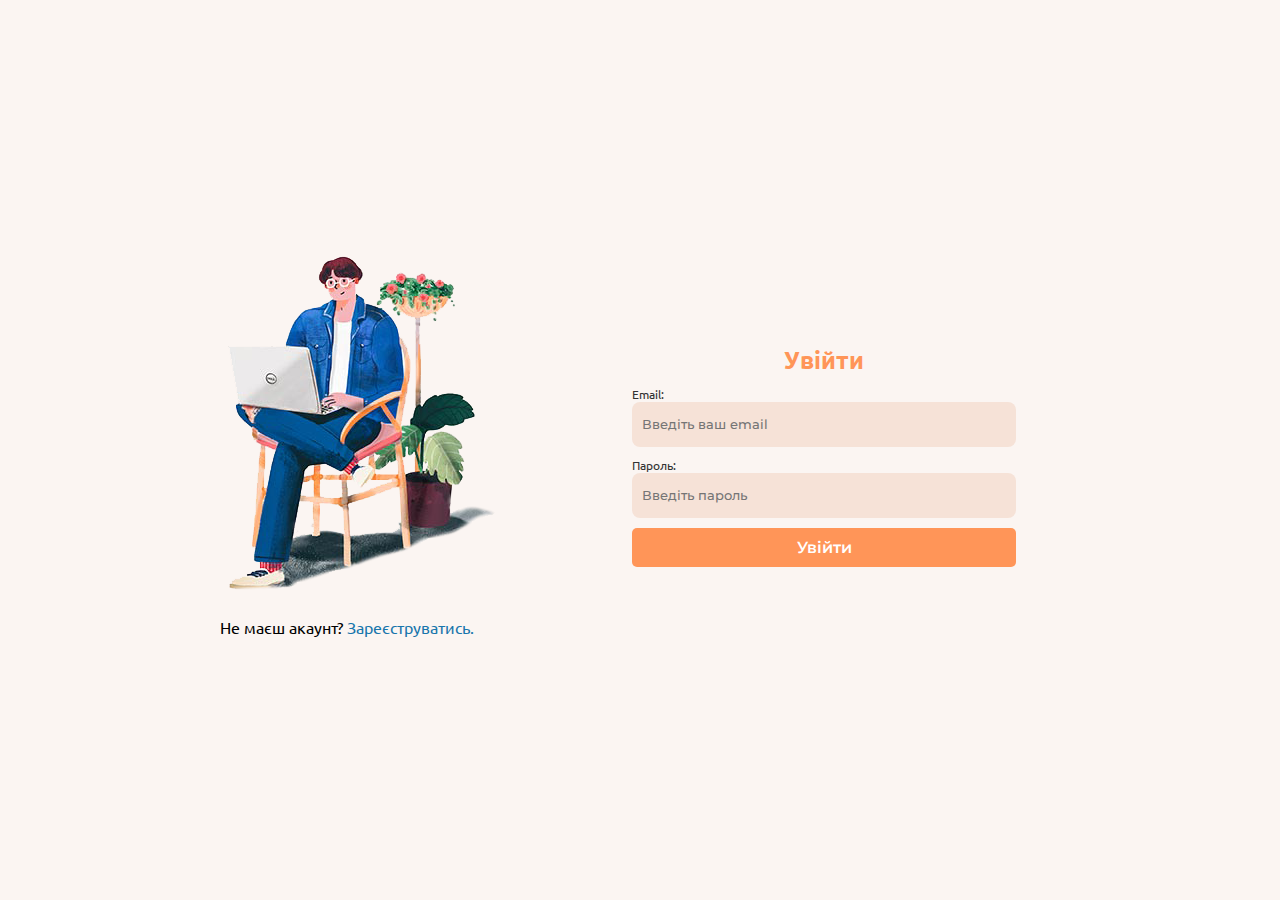
<file: html/sign-in.html>
<!DOCTYPE html>
<html lang="en">
<head>
    <meta charset="UTF-8">
    <meta name="viewport" content="width=device-width, initial-scale=1.0">
    <title>Авторизація</title>
    <link rel="stylesheet" href="../styles/sign-up.css">
    <link rel="stylesheet" href="../styles/sign-in.css">
    <link rel="icon" href="../img/logo.png" type="image/x-icon">
</head>
<body>
<div class="container">
    <form>
        <div class="authorization_box">
            <img src="/img/authorization_img.png" alt="мега гарна картинка">
            <p>Не маєш акаунт? <a href="sign-up.html">Зареєструватись.</a></p>
        </div>

        <div class="form_box">
            <h2 class="text-center">Увійти</h2>
            <div class="form-group">
                <label for="email">Email:</label>
                <input type="email" id="email" placeholder="Введіть ваш email" required>
            </div>
            <div class="form-group">
                <label for="password">Пароль:</label>
                <input type="password" id="password" placeholder="Введіть пароль" required>
            </div>

            <button type="submit">Увійти</button>
            <div class="authorization_box mobile">
                <img src="/img/registr-image.png" alt="">
                <p>Не маєш акаунт? <a href="sign-up.html">Зареєструватись.</a></p>
            </div>
        </div>


    </form>
</div>
</body>
</html>
</file>
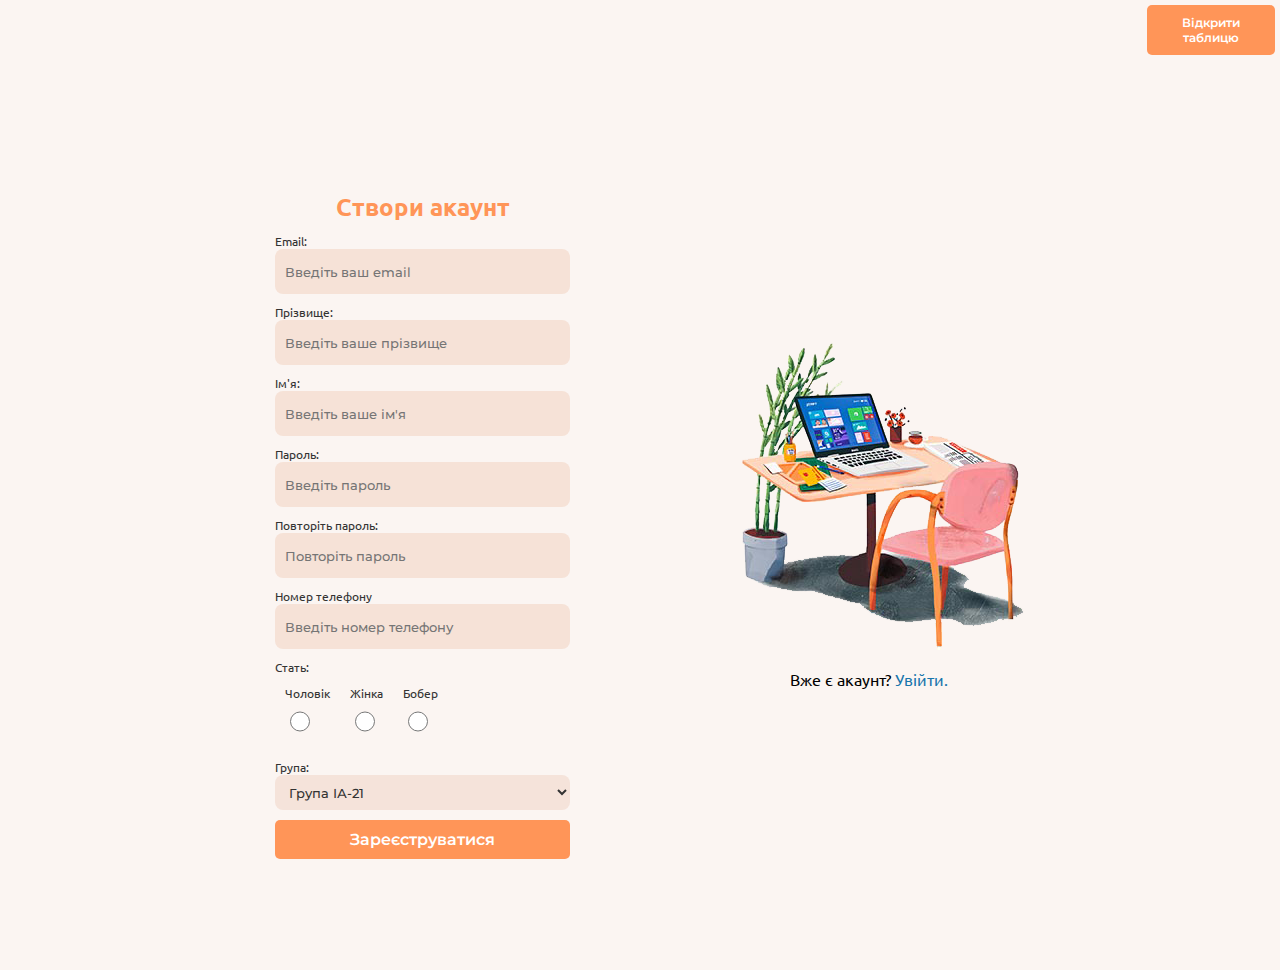
<file: html/sign-up.html>
<!DOCTYPE html>
<html lang="en">
<head>
    <meta charset="UTF-8">
    <meta name="viewport" content="width=device-width, initial-scale=1.0">
    <title>Реєстрація</title>
    <link rel="stylesheet" href="../styles/sign-up.css">
    <link rel="stylesheet" href="../styles/jquery-table.css">
    <link rel="icon" href="../img/logo.png" type="image/x-icon">
    <script src="https://ajax.googleapis.com/ajax/libs/jquery/2.1.1/jquery.min.js"></script>
    <script src="/js/jquery.rowselector.min.js"></script>
</head>
<body>

<div class="container">
    <div class="container">
        <button id="openModalButton">Відкрити таблицю</button>

        <div id="modal" class="modal">
            <div class="modal-content">
                <div class="button-container">
                    <button id="deleteButton" class="table-button button-left">Видалити</button>
                    <button id="duplicateButton" class="table-button button-left">Дублювати</button>
                    <button id="closeModalButton" class="table-button button-right">Закрити</button>
                </div>
                <table id="data-table" data-rs-selectable class="table table-striped">
                    <thead>
                    <tr>
                        <th>Email</th>
                        <th>Прізвище</th>
                        <th>Ім'я</th>
                        <th>Номер телефону</th>
                        <th>Стать</th>
                        <th>Група</th>
                    </tr>
                    </thead>
                    <tbody>
                    <!-- Тут будуть відображатися дані з форми -->
                    </tbody>
                </table>

            </div>
        </div>
    </div>

    <form>
        <div class="form_box">
            <h2 class="text-center">Створи акаунт</h2>
            <div class="form-group">
                <label for="email">Email:</label>
                <input type="email" id="email" placeholder="Введіть ваш email" required>
            </div>

            <div class="form-group">
                <label for="last_name">Прізвище:</label>
                <input type="text" id="last_name" placeholder="Введіть ваше прізвище" required>
            </div>
            <div class="form-group">
                <label for="first_name">Ім'я:</label>
                <input type="text" id="first_name" placeholder="Введіть ваше ім'я" required>
            </div>
            <div class="form-group">
                <label for="password">Пароль:</label>
                <input type="password" id="password" placeholder="Введіть пароль" required>
            </div>
            <div class="form-group">
                <label for="password_repeat">Повторіть пароль:</label>
                <input type="password" id="password_repeat" placeholder="Повторіть пароль" required>
            </div>
            <div class="form-group">
                <label for="telephone">Номер телефону</label>
                <input type="tel" id="telephone" placeholder="Введіть номер телефону" required>
            </div>
            <div class="form-group sex">
                <label>Стать:</label>
                <div>
                    <div class="sex_box">
                        <label for="male">Чоловік</label>
                        <input type="radio" name="gender" value="Чоловік" id="male" required>

                    </div>
                    <div class="sex_box"><label for="female">Жінка</label>
                        <input type="radio" name="gender" value="Жінка" id="female">

                    </div>
                    <div class="sex_box">
                        <label for="beaver">Бобер</label>
                        <input type="radio" name="gender" value="Бобер" id="beaver">

                    </div>
                </div>
            </div>

            <div class="form-group">
                <label for="group">Група:</label>
                <select id="group">
                    <option value="група 1">Група ІА-21</option>
                    <option value="група 2">Група ІА-22</option>
                    <option value="група 3">Група ІА-23</option>
                </select>

            </div>
            <button type="submit">Зареєструватися</button>
            <div class="authorization_box mobile">
                <img src="/img/registr-image.png" alt="">
                <p>Вже є акаунт? <a href="sign-in.html">Увійти.</a></p>
            </div>
        </div>

        <div class="authorization_box">
            <img src="/img/registr-image.png" alt="">
            <p>Вже є акаунт? <a href="sign-in.html">Увійти.</a></p>
        </div>
    </form>
</div>
</body>
<script src="/js/sign-up.js"></script>
</html>
</file>
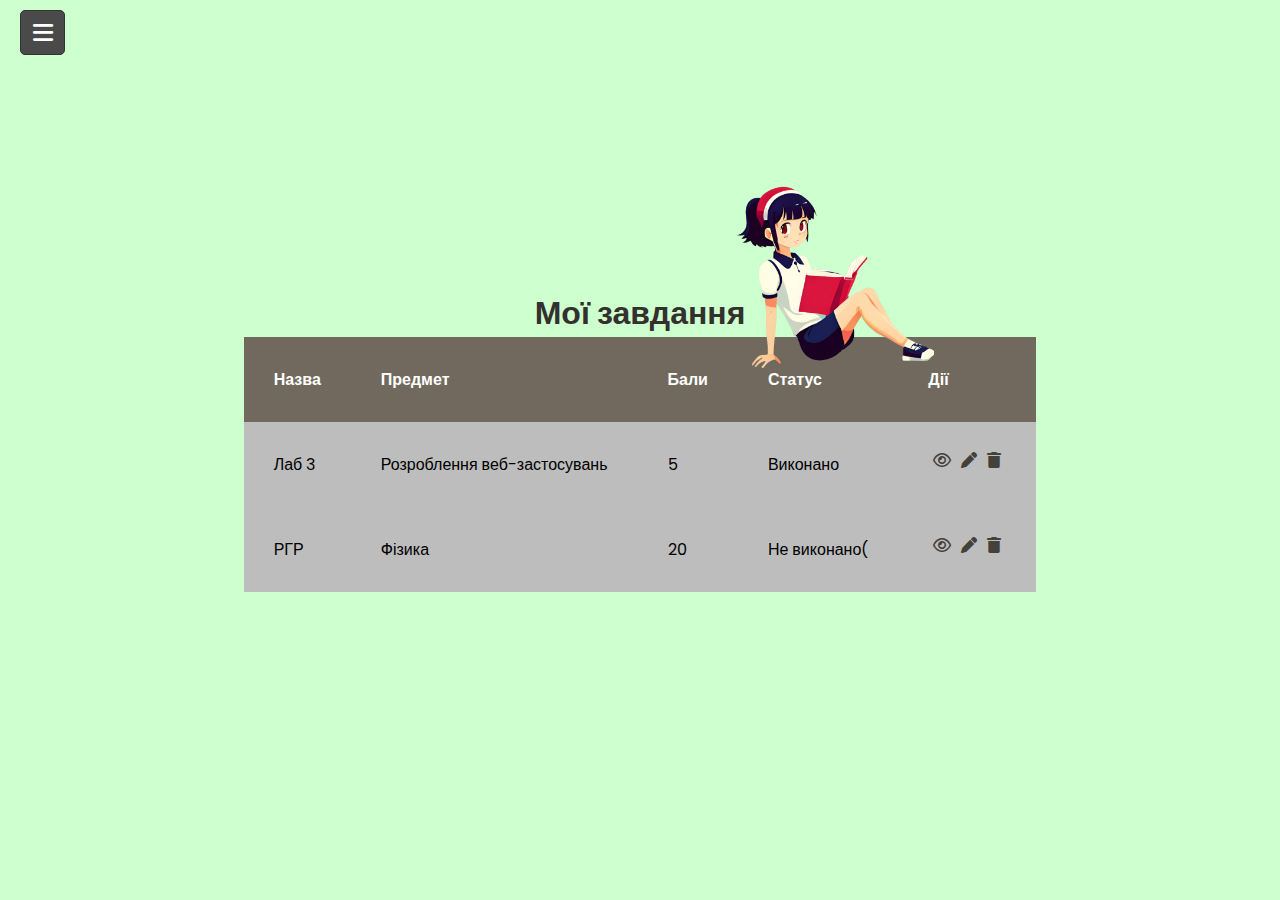
<file: html/table.html>
<!DOCTYPE html>
<!-- Created By CodingNepal -->
<html lang="en" dir="ltr">
<head>
    <meta charset="utf-8">
    <title>Animated Sidebar Menu | CodingLab</title>
    <meta name="viewport" content="width=device-width, initial-scale=1.0">
    <link rel="stylesheet" href="/styles/sidebar.css">
    <link rel="stylesheet" href="/styles/table.css">
    <link rel="icon" href="../img/logo.png" type="image/x-icon">
    <link rel="stylesheet" href="https://cdnjs.cloudflare.com/ajax/libs/font-awesome/6.4.2/css/all.min.css">
</head>
<body>
<div class="wrapper">
    <input type="checkbox" id="btn" hidden>
    <label for="btn" class="menu-btn">
        <i class="fas fa-bars"></i>
        <i class="fas fa-times"></i>
    </label>
    <nav id="sidebar">
        <div class="title_sidebar">
            Меню
        </div>
        <ul class="list-items">
            <li><a href="#"><i class="fas fa-home"></i>На головну</a></li>
            <li><a href="#"><i class="fas fa-sliders-h"></i>Таблиця завдань</a></li>
            <li><a href="#"><i class="fas fa-cog"></i>Налаштування</a></li>

            <li><a href="#"><i class="fas fa-user"></i>Питання та відповіді</a></li>
            <li><a href="#"><i class="fas fa-envelope"></i>Напиши нам</a></li>
            <div class="icons">
                <a href="#"><i class="fa-solid fa-arrow-right-from-bracket"></i></a>
            </div>
        </ul>
    </nav>
</div>
<div class="content">
    <div class="head_box">
        <h1>Мої завдання</h1>
        <img class="girl_img" src="/img/anime-girl-one.png" alt="anime-girl-one">
    </div>

    <table>
        <thead>
        <tr>
            <th>Назва</th>
            <th>Предмет</th>
            <th>Бали</th>
            <th>Статус</th>
            <th>Дії</th>
        </tr>
        </thead>
        <tbody>
        <tr>
            <td>Лаб 3</td>
            <td>Розроблення веб-застосувань</td>
            <td>5</td>
            <td>Виконано</td>
            <td class="action-buttons">
                <i class="fa-regular fa-eye"></i>
                <i class="fa-solid fa-pen"></i>
                <i class="fa-solid fa-trash"></i>
            </td>
        </tr>
        <tr>
            <td>РГР</td>
            <td>Фізика</td>
            <td>20</td>
            <td>Не виконано(</td>
            <td class="action-buttons">
                <i class="fa-regular fa-eye"></i>
                <i class="fa-solid fa-pen"></i>
                <i class="fa-solid fa-trash"></i>
            </td>
        </tr>
        </tbody>
    </table>
</div>
</body>
</html>
</file>
<file: styles/main.css>
html,
body {
  margin: 0;
  padding: 0;
  font-family: sans-serif;
  display: flex;
}

content {
  padding: 20px;
  margin-left: 250px;
  width: calc(100vw - 250px);
  transition: 0.3s ease;
  display: flex;
  flex-direction: column;
  justify-content: center;
  align-items: center;
}

aside {
  width: 250px;
  height: 100vh;
  background: #208944;
  position: fixed;

  color: #fff;

  display: flex;
  flex-direction: column;
  justify-content: space-around;

  left: 0;

  transition: left 0.3s ease;

  box-shadow: 3px 1px 5px 0px rgba(0, 0, 0, 0.75)
}

aside ul {
  padding-inline-start: 0;
}

aside ul li {
  list-style: none;
  font-size: 18px;
  padding: 20px 0;
  cursor: pointer;
}

aside ul li .fas {
  width: 50px;
}

.aside-wrapper {
  padding: 0 40px;
  box-sizing: border-box;
}

.logo-text {
  font-size: 32px;
  position: relative;
}

.sidebar-toggle {
  position: absolute;
  top: 5px;
  left: 205px;
  background: #208944;
  padding: 4px 11px;
  text-align: center;
  border-radius: 8px;
  cursor: pointer;
}

input {
  display: none;
}

input:checked ~ aside {
  left: -250px;
}

input:checked ~ content {
    margin-left: 0;
    width: 100vw;
}

table {
    border-collapse: collapse;
    margin-bottom: 20px;
    margin-left: 50px;
    margin-right: 50px;
}

th, td {
    border: 1px solid #ccc;
    padding: 10px;
    text-align: left;
}

th {
    background-color: #f2f2f2;
}

.action-buttons {
    display: flex;
    justify-content: space-around;
}
</file>
<file: styles/registration.css>
@import url('https://fonts.googleapis.com/css2?family=Dancing+Script:wght@700&family=Montserrat:wght@500;600&family=Ubuntu:wght@300;400;500;700&display=swap');

html, body {

    margin: 0;
    padding: 0;
}


body {

    font-family: "Ubuntu", sans-serif;
    background: #FBF5F2;

}
i{
    color:#718a66 ;
    position: relative;
    bottom: -30px;
    left: 5px;
}
h2{
    color: #ff9558;
    margin: 10px 0 ;
}
.container {
    margin-top: 5%;
}

.mobile {
    display: none;
}

.container form {
    display: grid;
    grid-template-columns: 1fr 1fr;
    gap: 100px;

}

.form_box {

    padding: 10px 20px;
    display: flex;
    flex-direction: column;
    text-align: center;
    justify-self: end;
    width: 50%;

}

.authorization_box {
    margin:  auto 0;
    justify-self: start;

}
.authorization_box img{

}
.authorization_box, p {
    margin-left: 50px;
}

.authorization_box p a {
    text-decoration: none;
    color: #1876ac;
}

.form-group {
    display: flex;
    flex-direction: column;
    text-align: start;
    max-width: 100%;
}

label {
    color: #333;
    font-size: 12px;


}


input,
input[type="date"],
select {

    height: 35px;
    padding: 5px 10px;
    background: #F6E2D7;
    border: none;
    border-radius: 8px;
    color: #333;
    font-family: "Montserrat", sans-serif;
    font-weight: 500;
    margin-bottom: 10px;
}



input[type="text"]:focus,
input[type="email"]:focus,
input[type="password"]:focus,
input[type="date"]:focus,
input[type="file"]:focus,
select {
    background: #f5e3da;
    outline: none;
}

/* Стилізація інпуту з файлами */
input[type="file"] {
    opacity: 0;
    position: absolute;
    z-index: -1;
    width: 20%;
}

/* Стилізація спеціальної кнопки для вибору файлу */
.custom-file-upload {
    text-align: center;
    background-color: #718a66;
    color: #fff;
    padding: 10px 20px;
    border-radius: 5px;
    cursor: pointer;
    margin-bottom: 10px;
    width: calc(100% - 40px);

}

/* Задаємо стиль для тексту в кнопці */
.custom-file-upload span {
    font-size: 16px;
    font-weight: bold;
}

/* Стилізуємо кнопку при наведенні миші */
.custom-file-upload:hover {
    background-color: #5a6e51;
}

button {
    cursor: pointer;
    background-color: #ff9558;
    border: none;
    border-radius: 5px;
    transition: background-color 0.3s ease;
    padding: 10px 20px;
    font-size: 16px;
    color: white;
    width: 100%;
    grid-column: 2 span;
    font-family: "Montserrat", sans-serif;
    font-weight: 600;
}

button:hover {
    background-color: #e8ab53;
}


@media screen and (max-width: 1300px) {
    body{

    }

    img {
        display: none;
    }

    .authorization_box {
        display: none;
    }

    .container form {

        display: flex;
        justify-content: center;


    }

    .mobile {
        display: block;
        margin: 0;
    }

    p {
        margin: 10px 0;
    }

}
@media screen and (max-width: 768px) {
    .form_box{
        width: 95%;
    }
}
</file>
<file: styles/authorization.css>
.form_box {

    justify-self: start;


}
.container form {

    display: grid;
    grid-template-columns: 40% 60%;


}
.authorization_box {
    margin:  auto 0;
    justify-self: end;

}
.authorization_box, p {
    margin-left: 0;
}

@media screen and (max-width: 768px) {

    .container form {

        display: flex;
        justify-content: center;


    }


}
</file>
<file: styles/sidebar.css>
@import url('https://fonts.googleapis.com/css?family=Poppins:400,500,600,700&display=swap');
*{
    margin: 0;
    padding: 0;
    box-sizing: border-box;
    font-family: 'Poppins', sans-serif;
}

.wrapper{
    height: 100%;
    width: 300px;
    position: relative;
}
.wrapper .menu-btn{
    position: absolute;
    left: 20px;
    top: 10px;
    background: #4a4a4a;
    color: #fff;
    height: 45px;
    width: 45px;
    z-index: 9999;
    border: 1px solid #333;
    border-radius: 5px;
    cursor: pointer;
    display: flex;
    align-items: center;
    justify-content: center;
    transition: all 0.3s ease;
}
#btn:checked ~ .menu-btn{
    left: 247px;
}
.wrapper .menu-btn i{
    position: absolute;
    font-size: 23px;
    transition: all 0.3s ease;
}
.wrapper .menu-btn i.fa-times{
    opacity: 0;
}
#btn:checked ~ .menu-btn i.fa-times{
    opacity: 1;
    transform: rotate(-180deg);
}
#btn:checked ~ .menu-btn i.fa-bars{
    opacity: 0;
    transform: rotate(180deg);
}
#sidebar{
    position: fixed;
    background: #404040;
    height: 100%;
    width: 270px;
    overflow: hidden;
    left: -270px;
    transition: all 0.3s ease;
}
#btn:checked ~ #sidebar{
    left: 0;
}
#sidebar .title_sidebar{
    line-height: 65px;
    text-align: center;
    background: #333;
    font-size: 25px;
    font-weight: 600;
    color: #f2f2f2;
    border-bottom: 1px solid #222;
}
#sidebar .list-items{
    position: relative;
    background: #404040;
    width: 100%;
    height: 100%;
    list-style: none;
}
#sidebar .list-items li{
    padding-left: 40px;
    line-height: 50px;
    border-top: 1px solid rgba(255,255,255,0.1);
    border-bottom: 1px solid #333;
    transition: all 0.3s ease;
}
#sidebar .list-items li:hover{
    border-top: 1px solid transparent;
    border-bottom: 1px solid transparent;
    box-shadow: 0 0px 10px 3px #222;
}
#sidebar .list-items li:first-child{
    border-top: none;
}
#sidebar .list-items li a{
    color: #f2f2f2;
    text-decoration: none;
    font-size: 18px;
    font-weight: 500;
    height: 100%;
    width: 100%;
    display: block;
}
#sidebar .list-items li a i{
    margin-right: 20px;
}
#sidebar .list-items .icons{
    width: 100%;
    height: 40px;
    text-align: center;
    position: absolute;
    bottom: 100px;
    line-height: 40px;
    display: flex;
    align-items: center;
    justify-content: center;
}
#sidebar .list-items .icons a{
    height: 100%;
    width: 40px;
    display: block;
    margin: 0 5px;
    font-size: 18px;
    color: #f2f2f2;
    background: #4a4a4a;
    border-radius: 5px;
    border: 1px solid #383838;
    transition: all 0.3s ease;
}
#sidebar .list-items .icons a:hover{
    background: #404040;
}
</file>
<file: styles/frequently-asked.css>
@import url('https://fonts.googleapis.com/css2?family=Dancing+Script:wght@700&family=Montserrat:wght@500;600&family=Ubuntu:wght@300;400;500;700&display=swap');
*{
    margin: 0;
    padding: 0;
    box-sizing: border-box;
}
body{
    font-family: "Ubuntu", sans-serif;
    background: #ceffce;
    color: #12192c;
}

section{
    min-height: 100vh;
    width: 80%;
    margin: 0 auto;
    display: flex;
    flex-direction: column;
    align-items: center;
}
.title{
    font-size: 3rem;
    margin: 2rem 0;
}
.faq    {
    max-width: 700px;
    margin-top: 2rem;
    padding-bottom: 1rem;
    border-bottom: 2px solid #505050;
    cursor: pointer;
}
.question{
    display: flex;
    justify-content: space-between;
    align-items: center;

}
.question h3{
    font-weight: 500;
    font-size: 1.8rem;
}
.answer{
    max-height: 0;
    overflow: hidden;
    transition: max-height 1.4s ease;
}
.answer p{
    font-weight: lighter;
    padding-top: 1rem;
    line-height: 1.6;
    font-size: 1.4rem;
}
.faq.active .answer{
    max-height: 300px;
    animation: fade 1s ease-in-out;
}

.faq.active svg {
    transform: rotate(180deg);
}
svg{
    transition: transform .5s ease-in;
}
@keyframes fade {
    from{
        opacity: 0;
        transform: translateY(-10px);
    }
    to{
        opacity: 1;
        transform: translateY(0);
    }
}
</file>
<file: styles/sign-up.css>
@import url('https://fonts.googleapis.com/css2?family=Dancing+Script:wght@700&family=Montserrat:wght@500;600&family=Ubuntu:wght@300;400;500;700&display=swap');

html, body {

    margin: 0;
    padding: 0;
}


body {

    font-family: "Ubuntu", sans-serif;
    background: #FBF5F2;
    height: 100vh;
}

i {
    color: #718a66;
    position: relative;
    bottom: -30px;
    left: 5px;
}

h2 {
    color: #ff9558;
    margin: 10px 0;
}

.container {

}

.mobile {
    display: none;
}

.container form {

    display: grid;
    grid-template-columns: 1fr 1fr;
    gap: 100px;
    place-items: center;
    height: 100vh;

}

.form_box {

    padding: 10px 20px;
    display: flex;
    flex-direction: column;
    text-align: center;
    justify-self: end;
    width: 50%;

}

.authorization_box {
    margin: auto 0;
    justify-self: start;

}

.authorization_box img {

}

.authorization_box, p {
    margin-left: 50px;
}

.authorization_box p a {
    text-decoration: none;
    color: #1876ac;
}

.form-group {
    display: flex;
    flex-direction: column;
    text-align: start;
    max-width: 100%;
}

label {
    color: #333;
    font-size: 12px;


}


input,
input[type="date"],
select {

    height: 35px;
    padding: 5px 10px;
    background: #F6E2D7;
    border: none;
    border-radius: 8px;
    color: #333;
    font-family: "Montserrat", sans-serif;
    font-weight: 500;
    margin-bottom: 10px;
}


input[type="text"]:focus,
input[type="email"]:focus,
input[type="password"]:focus,
input[type="date"]:focus,
input[type="file"]:focus,
select {
    background: #f5e3da;
    outline: none;
}




/* Стилізація для поля вибору статі */
.form-group label {
    display: block;

}
.sex div{
    display: flex;
    flex-direction: row;

}
.sex div div{
display: flex;
    flex-direction: column;
    margin: 10px;

}

.form-group input[type="radio"] {
    display: inline-block;
    width: 20px; /
    height: 20px;
    margin-right: 5px;
    cursor: pointer;

}







/* Стилізація інпуту з файлами */
input[type="file"] {
    opacity: 0;
    position: absolute;
    z-index: -1;
    width: 20%;
}

/* Стилізація спеціальної кнопки для вибору файлу */
.custom-file-upload {
    text-align: center;
    background-color: #718a66;
    color: #fff;
    padding: 10px 20px;
    border-radius: 5px;
    cursor: pointer;
    margin-bottom: 10px;
    width: calc(100% - 40px);

}

/* Задаємо стиль для тексту в кнопці */
.custom-file-upload span {
    font-size: 16px;
    font-weight: bold;
}

/* Стилізуємо кнопку при наведенні миші */
.custom-file-upload:hover {
    background-color: #5a6e51;
}

button {
    cursor: pointer;
    background-color: #ff9558;
    border: none;
    border-radius: 5px;
    transition: background-color 0.3s ease;
    padding: 10px 20px;
    font-size: 16px;
    color: white;
    width: 100%;
    grid-column: 2 span;
    font-family: "Montserrat", sans-serif;
    font-weight: 600;
}

button:hover {
    background-color: #e8ab53;
}

/* Стилі для модального блоку */
.modal {
    opacity: 0;
    transition: opacity 0.3s ease-in-out;
    display: none;
    position: fixed;
    top: 0;
    left: 0;
    width: 100%;
    height: 100%;
    background: rgba(0, 0, 0, 0.7);
    z-index: 1;
}

.modal-content {
    position: absolute;
    top: 50%;
    left: 50%;
    transform: translate(-50%, -50%);
    width: 80%;
    height: 80%;
    background: white;
    border-radius: 10px;
    padding: 20px;
    text-align: center;
}

.button-container {
    display: flex;
    justify-content: space-between;
    align-items: center;
}

.table-button {
    margin-bottom: 10px;
    width: 10%;
    font-size: 12px;
    background: #ff9558;
    color: white;
    border: none;
    border-radius: 5px;
    cursor: pointer;
}

.button-right {
    margin-left: auto;
}

.button-left {
    margin-right: 10px;
}

/* Стилі для кнопки відкриття */
#openModalButton {
    font-size: 12px;
    position: absolute;
    right: 5px;
    top: 5px;
    width: 10%;
    background: #ff9558;
    color: white;
    border: none;
    border-radius: 5px;
    padding: 10px 20px;
    cursor: pointer;

}

#modalToggle{
    display: none;
}
#modalToggle:checked ~.open-modal-button {
    display: none;
}

#modalToggle:checked ~ .modal-content {
    display: block;
}
#modalToggle:checked ~ .close-modal-button{
    display: block;
}

#modalToggle:checked ~ .modal{
    display: block;
}

/* Загальні стилі для таблиці */
#data-table {
    border-collapse: collapse;
    width: 100%;
}

#data-table th, #data-table td {
    border: 1px solid #ccc;
    padding: 8px;
    text-align: center;
}

#data-table th {
    background-color: #f2f2f2;
}

/* Стилі для заголовків стовпців */
#data-table th {
    font-weight: bold;
}

/* Співставлення кольорів для рядків */
#data-table tbody tr:nth-child(odd) {
    background-color: #f7f7f7;
}


@media screen and (max-width: 1220px) {
    .container form {

        display: grid;
        grid-template-columns: 60% 30%;
        gap: 10px;

    }

}

@media screen and (max-width: 768px) {
    body {

    }

    img {
        display: none;
    }

    .authorization_box {
        display: none;
    }

    .container form {

        display: flex;
        justify-content: center;


    }

    .mobile {
        display: block;
        margin: 0;
    }

    p {
        margin: 10px 0;
    }

    .form_box {
        width: 95%;
    }

}
</file>
<file: styles/sign-in.css>
.form_box {

    justify-self: start;


}
.container form {

    display: grid;
    grid-template-columns: 40% 60%;


}
.authorization_box {
    margin:  auto 0;
    justify-self: end;

}
.authorization_box, p {
    margin-left: 0;
}

@media screen and (max-width: 768px) {

    .container form {

        display: flex;
        justify-content: center;


    }


}
</file>
<file: styles/table.css>
@import url('https://fonts.googleapis.com/css2?family=Dancing+Script:wght@700&family=Montserrat:wght@500;600&family=Ubuntu:wght@300;400;500;700&display=swap');

body {
    background: #ceffce;
    font-family: "Ubuntu", sans-serif;
    color: white;

}

table {
    border-collapse: collapse;
    margin-bottom: 20px;
    margin-left: 50px;
    margin-right: 50px;
}

th, td {

    padding: 30px;
    text-align: left;
}

/* #7f886a #f3ecdb*/
th {
    background-color: #71695e;
}

tr {
    background-color: #bdbdbd;

}

td {
    color: black;
}

.action-buttons {
    display: flex;
    justify-content: space-around;
}

h1 {
    color: #33302e;
}

.content {
    width: 100%;
    display: flex;
    flex-direction: column;
    justify-content: center;
    align-items: center;
    height: 100vh;
}

td i {
    margin: 0 5px;
    color: #44413a;
}

.head_box {
    display: flex;
    align-items: center;
}

.girl_img {
    position: absolute;
    max-width: 200px;
    top: 20%;
    right: 27%;
}

@media screen and (max-width: 1240px) {
    .girl_img {

        right: 10%;
    }
}

@media screen and (max-width: 900px) {
    .girl_img {
        display: none;
    }
}
</file>
<file: styles/style.css>
@import url('https://fonts.googleapis.com/css2?family=Dancing+Script:wght@700&family=Montserrat:wght@500;600&family=Ubuntu:wght@300;400;500;700&display=swap');

/* Reset some default styles */
html, body {
    height: 100%;
    margin: 0;
    padding: 0;
}

/* Global styles */
body {
    font-family: "Ubuntu", sans-serif;
    display: flex;
    flex-direction: column;
}

/* Header styles */
.header {
    background-color: #f4f4f4;
    padding: 5px 0;
    border-bottom: 1px solid #ddd;
}

.header-content {
    display: flex;
    align-items: center;
}

.header-title {
    font-size: 14px;
    color: #333;
    margin: 0 40px 0 0;

    text-transform: uppercase;
}

.header-nav {
    display: flex;
    align-items: center;

}

.dropdown {
    position: relative;
}

.dropdown-divider {
    height: 0;
    overflow: hidden;
    border-top: 1px solid #e9ecef;
}

.dropdown a,
.dropbtn {
    background-color: transparent;
    border: none;
    color: rgba(0, 0, 0, .3);
    cursor: pointer;
    font-size: 14px;
    text-transform: uppercase;
    padding: 0 20px;
    text-decoration: none;
    white-space: nowrap;
}

.dropbtn:hover {
    color: #222;
}

.dropdown-content {
    display: none;
    position: absolute;
    background-color: #fff;
    min-width: 160px;
    box-shadow: 0px 8px 16px 0px rgba(0, 0, 0, 0.2);
    z-index: 1;
    border-radius: 10px;
}

.dropdown-content a {

    color: #333;
    padding: 12px 16px;
    text-decoration: none;
    display: block;
    white-space: nowrap;
    font-size: 12px;
    text-transform: uppercase;
}

.dropdown-content a:hover {
    background-color: #f2f2f2;
}

.dropdown:hover .dropdown-content {
    display: block;
}

.header-container,
.container {
    max-width: 1200px;
    padding: 20px;
}

/* Main styles */
main {
    margin: 20px 10px;
    flex: 1 0 auto;
    display: grid;
    grid-template-columns: 1fr 1fr 1fr 2fr;
}

/* Slider styles */
.slider {
    width: 85%;
    height: auto;
    overflow: hidden;
}

.middle {
    position: relative;
    top: 50%;
    left: 50%;
    transform: translate(-50%, -50%);
}

.navigation {
    position: absolute;
    top: 16px;
    left: 50%;
    transform: translateX(-50%);
    display: flex;
}

.bar {
    width: 30px;
    height: 8px;
    margin: 6px;
    cursor: pointer;
    background-color: #000;
    opacity: .5;
    border-radius: 10px;
    transition: all 0.4s ease;
}

.bar:hover {
    opacity: 1;
    transform: scale(1.1);
}
input[name="r"] {
    position: absolute;
    visibility: hidden;
}

.slides {
    width: 400%;
    height: 100%;
    display: flex;
}

.slide {
    width: 25%;
    transition: all 0.6s ease;
    display: flex;
    flex-direction: column;
    align-items: center;
    position: relative;
}

.img-container {
    position: relative;
    text-align: center;
}

.img {
    width: 99%;
    height: auto;
    border: 2px solid #000;
}

.slide-text {
    color: black;
    text-align: left;
    margin-top: 5px;
    display: block;
}

.blue {
    color: #1876ac;
    font-weight: bold;
}

#r1:checked ~ .s1 {
    margin-left: 0;
}

#r2:checked ~ .s1 {
    margin-left: -25%;
}

#r3:checked ~ .s1 {
    margin-left: -50%;
}

#r4:checked ~ .s1 {
    margin-left: -75%;
}

.no-border {
    border: none ;
}
/* ... (slider styles continued) */

/* Block styles */
.left-block {
    grid-column: 3 span;
    justify-self: center;
}

.right-block {
    grid-column: 4;
    grid-row-start: 1;
    grid-row-end: 5;
    justify-self: end;
}

.content-block {
    width: 80%;
    margin-bottom: 20px;
    padding: 20px;
    border: 1px solid #ccc;
}

/* News styles */
.news-block {
    border: none;
    padding-top: 0;
    margin-top: 0;
}

.news-card {
    margin-top: 10px;
    border: 1px solid #ccc;
    padding: 20px;
}

.card-title {
    font-size: 20px;
    color: #208843;
    margin-bottom: 20px;
    font-weight: lighter;
    margin-top: 0;
}

.card-subtitle {
    color: #6c757d;
    font-size: 12px;
    margin-bottom: 0;
}

.card-text {
    color: #111;
    font-size: 14px;
}

.btn-card {
    cursor: pointer;
    background-color: #f0a433;
    border: 1px solid #f08833;
    transition: all .3s ease;
    padding: 10px 20px;
    font-size: 16px;
    color: white;
}

/* Users styles */
.user-block {
    display: flex;
    gap: 20px;
    background-color: #f4f4f4;
    padding: 20px;
    border-radius: 2%;
    margin-top: 20px;
}

.user-img {
    width: 20%;
    height: 20%;
    border-radius: 50%;
}

.user-name {
    font-size: 18px;
}

.user-response {
    color: #f0a433;
    animation: bounceOpacityStars 2s ease-in-out infinite;
    opacity: 0.5;
}

@keyframes bounceOpacityStars {
    0% {
        transform: translateY(0);
        opacity: 0.5;
    }
    50% {
        transform: translateY(-10px);
        opacity: 1;
    }
    100% {
        transform: translateY(0);
        opacity: 0.5;
    }
}
.user-work {
    display: flex;
    flex-wrap: wrap;
}

.user-work p {
    color: white;
    padding: 2px 6px;
    border-radius: 6px;
    font-size: 14px;
    margin-right: 5px;
}

.lecture {
    background-color: rgb(78, 103, 186);
}

.practitioner {
    background-color: rgb(218, 95, 53);
}

.laboratory {
    background-color: rgb(52, 112, 102);
}

/* Footer styles */
footer p {
    color: black;
}

footer a {
    text-decoration: none;
    color: #208944;
}

footer {
    flex-shrink: 0;
    border-top: 2px solid #208944;
    color: #fff;
    padding: 10px 0;
    width: 100%;
}

.footer_logo img {
    width: 80px;
}

.footer_content {
    display: flex;
    gap: 10%;
    margin-left: 5%;
    align-items: center;
}

.footer-social {
    display: flex;
    gap: 5%;
    white-space: nowrap;
}

.footer-social i {
    margin-right: 10px;
}

@media screen and (max-width: 1380px) {
    .footer-social {
        flex-direction: column;
    }
}

@media screen and (max-width: 768px) {
    .footer_content {
        flex-direction: column;
        text-align: center;
        margin: 0;
        gap: 0;
    }

    .footer-social {
        margin-top: 10px;
    }

    .footer-social a {
        display: block;
    }
    .header-nav {
        display: flex;
        flex-direction: column;
        align-items: end;

    }
    .header-container{
        display: flex;
        justify-content: end;
    }
    main{
        margin: 20px 5px;
        display: flex;
        justify-content: center;
        flex-direction: column;
        align-items: center;
    }

    .dropdown-content a {
        white-space: normal;
    }
}
</file>
<file: styles/home.css>
@import url('https://fonts.googleapis.com/css2?family=Dancing+Script:wght@700&family=Montserrat:wght@500;600&family=Ubuntu:wght@300;400;500;700&display=swap');

/* Reset some default styles */
html, body {
    height: 100%;
    margin: 0;
    padding: 0;
}

/* Global styles */
body {
    font-family: "Ubuntu", sans-serif;
    display: flex;
    flex-direction: column;
}

/* Header styles */
.header {
    background-color: #f4f4f4;
    padding: 5px 0;
    border-bottom: 1px solid #ddd;
}

.header-content {
    display: flex;
    align-items: center;
}

.header-title {
    font-size: 14px;
    color: #333;
    margin: 0 40px 0 0;

    text-transform: uppercase;
}

.header-nav {
    display: flex;
    align-items: center;

}

.dropdown {
    position: relative;
}

.dropdown-divider {
    height: 0;
    overflow: hidden;
    border-top: 1px solid #e9ecef;
}

.dropdown a,
.dropbtn {
    background-color: transparent;
    border: none;
    color: rgba(0, 0, 0, .3);
    cursor: pointer;
    font-size: 14px;
    text-transform: uppercase;
    padding: 0 20px;
    text-decoration: none;
    white-space: nowrap;
}

.dropbtn:hover {
    color: #222;
}

.dropdown-content {
    display: none;
    position: absolute;
    background-color: #fff;
    min-width: 160px;
    box-shadow: 0px 8px 16px 0px rgba(0, 0, 0, 0.2);
    z-index: 1;
    border-radius: 10px;
}

.dropdown-content a {

    color: #333;
    padding: 12px 16px;
    text-decoration: none;
    display: block;
    white-space: nowrap;
    font-size: 12px;
    text-transform: uppercase;
}

.dropdown-content a:hover {
    background-color: #f2f2f2;
}

.dropdown:hover .dropdown-content {
    display: block;
}

.header-container,
.container {
    max-width: 1200px;
    padding: 20px;
}

/* Main styles */
main {
    margin: 20px 10px;
    flex: 1 0 auto;
    display: grid;
    grid-template-columns: 1fr 1fr 1fr 2fr;
}

/* Slider styles */
.slider {
    width: 85%;
    height: auto;
    overflow: hidden;
}

.middle {
    position: relative;
    top: 50%;
    left: 50%;
    transform: translate(-50%, -50%);
}

.navigation {
    position: absolute;
    top: 16px;
    left: 50%;
    transform: translateX(-50%);
    display: flex;
}

.bar {
    width: 30px;
    height: 8px;
    margin: 6px;
    cursor: pointer;
    background-color: #000;
    opacity: .5;
    border-radius: 10px;
    transition: all 0.4s ease;
}

.bar:hover {
    opacity: 1;
    transform: scale(1.1);
}
input[name="r"] {
    position: absolute;
    visibility: hidden;
}

.slides {
    width: 400%;
    height: 100%;
    display: flex;
}

.slide {
    width: 25%;
    transition: all 0.6s ease;
    display: flex;
    flex-direction: column;
    align-items: center;
    position: relative;
}

.img-container {
    position: relative;
    text-align: center;
}

.img {
    width: 99%;
    height: auto;
    border: 2px solid #000;
}

.slide-text {
    color: black;
    text-align: left;
    margin-top: 5px;
    display: block;
}

.blue {
    color: #1876ac;
    font-weight: bold;
}

#r1:checked ~ .s1 {
    margin-left: 0;
}

#r2:checked ~ .s1 {
    margin-left: -25%;
}

#r3:checked ~ .s1 {
    margin-left: -50%;
}

#r4:checked ~ .s1 {
    margin-left: -75%;
}

.no-border {
    border: none ;
}
/* ... (slider styles continued) */

/* Block styles */
.left-block {
    grid-column: 3 span;
    justify-self: center;
}

.right-block {
    grid-column: 4;
    grid-row-start: 1;
    grid-row-end: 5;
    justify-self: end;
}

.content-block {
    width: 80%;
    margin-bottom: 20px;
    padding: 20px;
    border: 1px solid #ccc;
}

/* News styles */
.news-block {
    border: none;
    padding-top: 0;
    margin-top: 0;
}

.news-card {
    margin-top: 10px;
    border: 1px solid #ccc;
    padding: 20px;
}

.card-title {
    font-size: 20px;
    color: #208843;
    margin-bottom: 20px;
    font-weight: lighter;
    margin-top: 0;
}

.card-subtitle {
    color: #6c757d;
    font-size: 12px;
    margin-bottom: 0;
}

.card-text {
    color: #111;
    font-size: 14px;
}

.btn-card {
    cursor: pointer;
    background-color: #f0a433;
    border: 1px solid #f08833;
    transition: all .3s ease;
    padding: 10px 20px;
    font-size: 16px;
    color: white;
}

/* Users styles */
.user-block {
    display: flex;
    gap: 20px;
    background-color: #f4f4f4;
    padding: 20px;
    border-radius: 2%;
    margin-top: 20px;
}

.user-img {
    width: 20%;
    height: 20%;
    border-radius: 50%;
}

.user-name {
    font-size: 18px;
}

.user-response {
    color: #f0a433;
    animation: bounceOpacityStars 2s ease-in-out infinite;
    opacity: 0.5;
}

@keyframes bounceOpacityStars {
    0% {
        transform: translateY(0);
        opacity: 0.5;
    }
    50% {
        transform: translateY(-10px);
        opacity: 1;
    }
    100% {
        transform: translateY(0);
        opacity: 0.5;
    }
}
.user-work {
    display: flex;
    flex-wrap: wrap;
}

.user-work p {
    color: white;
    padding: 2px 6px;
    border-radius: 6px;
    font-size: 14px;
    margin-right: 5px;
}

.lecture {
    background-color: rgb(78, 103, 186);
}

.practitioner {
    background-color: rgb(218, 95, 53);
}

.laboratory {
    background-color: rgb(52, 112, 102);
}

/* Footer styles */
footer p {
    color: black;
}

footer a {
    text-decoration: none;
    color: #208944;
}

footer {
    flex-shrink: 0;
    border-top: 2px solid #208944;
    color: #fff;
    padding: 10px 0;
    width: 100%;
}

.footer_logo img {
    width: 80px;
}

.footer_content {
    display: flex;
    gap: 10%;
    margin-left: 5%;
    align-items: center;
}

.footer-social {
    display: flex;
    gap: 5%;
    white-space: nowrap;
}

.footer-social i {
    margin-right: 10px;
}

@media screen and (max-width: 1380px) {

    .footer-social {
        flex-direction: column;
    }
}

@media screen and (max-width: 768px) {
    .footer_content {
        flex-direction: column;
        text-align: center;
        margin: 0;
        gap: 0;
    }

    .footer-social {
        margin-top: 10px;
    }

    .footer-social a {
        display: block;
    }
    .header-nav {
        display: flex;
        flex-direction: column;
        align-items: end;

    }
    .header-container{
        display: flex;
        justify-content: end;
    }
    main{
        margin: 20px 5px;
        display: flex;
        justify-content: center;
        flex-direction: column;
        align-items: center;
    }

    .dropdown-content a {
        white-space: normal;
    }
}
</file>
